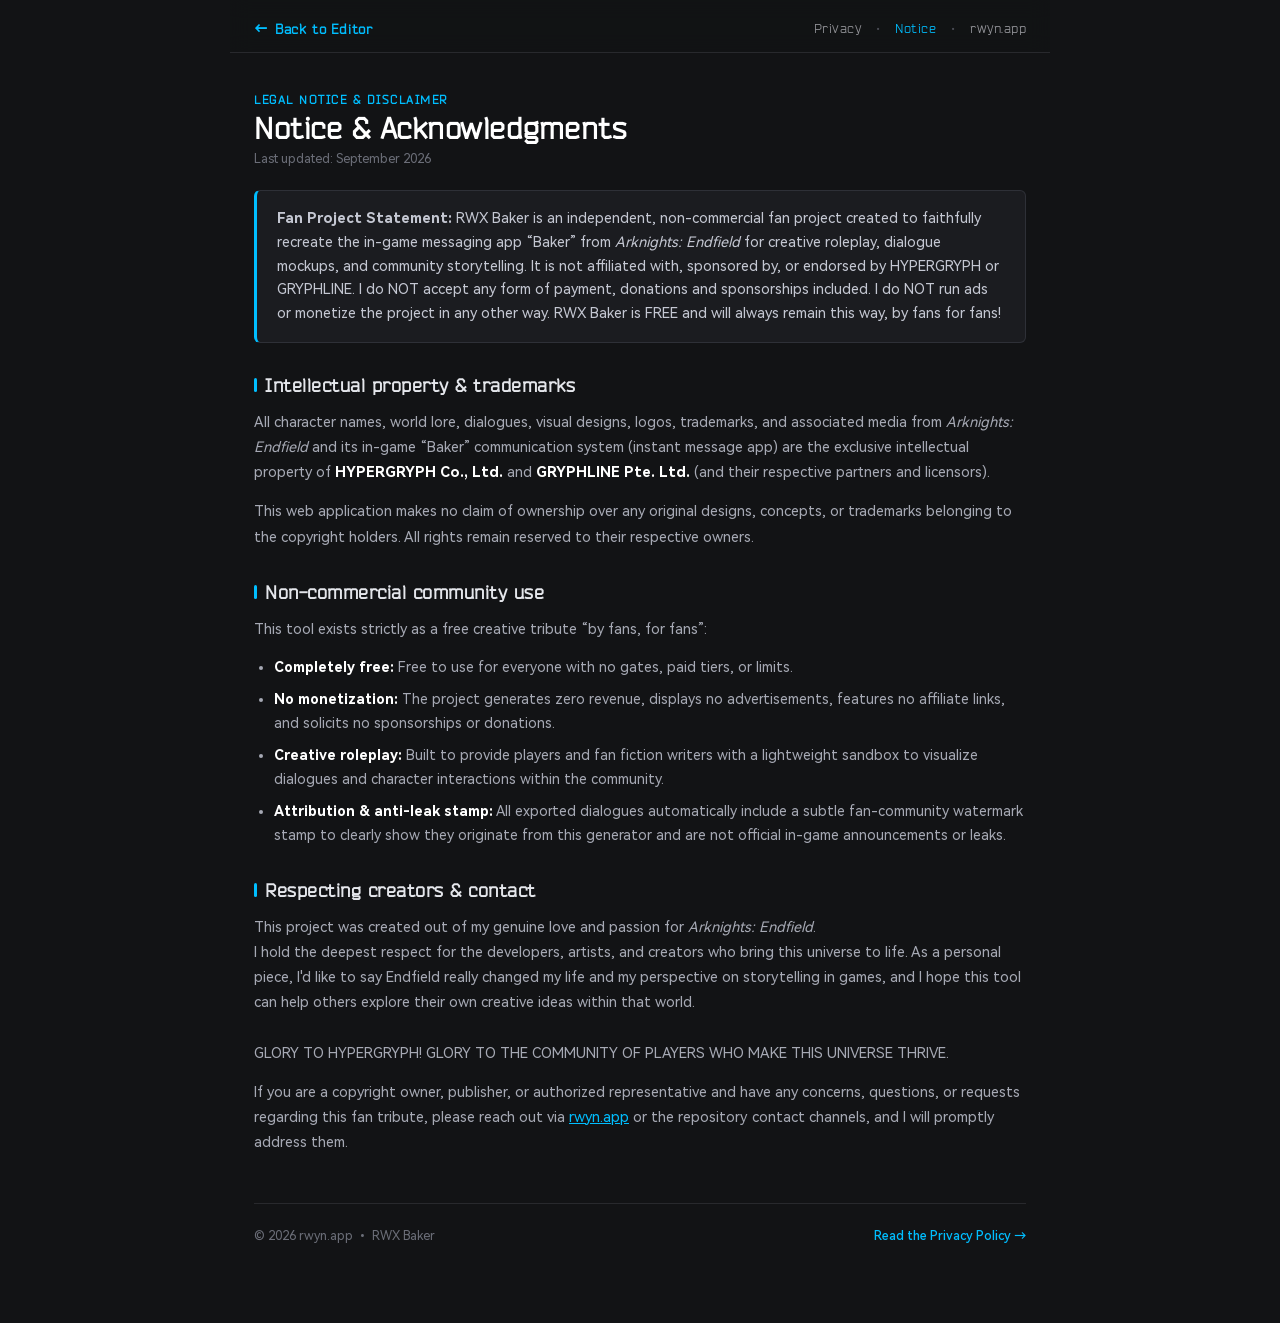
<file: notice.html>
<!DOCTYPE html>
<html lang="en" class="legal-html">
<head>
  <meta charset="UTF-8">
  <meta name="viewport" content="width=device-width, initial-scale=1.0">
  <title>Notice &amp; Disclaimer • RWX Baker</title>
  <meta name="description" content="Notice &amp; disclaimer for RWX Baker: an independent fan project created to recreate the in-game messaging app 'Baker' from Arknights: Endfield.">
  <meta name="theme-color" content="#121317">
  <link rel="canonical" href="https://baker.rwyn.app/notice.html">
  <meta property="og:type" content="website">
  <meta property="og:url" content="https://baker.rwyn.app/notice.html">
  <meta property="og:title" content="Notice &amp; Disclaimer • RWX Baker">
  <meta property="og:description" content="Legal notice, trademark disclaimer, and asset acknowledgments for RWX Baker.">
  <meta property="og:image" content="https://baker.rwyn.app/showcase/og-preview.png">
  <link rel="icon" type="image/png" sizes="192x192" href="favicon.png">
  <link rel="stylesheet" href="rwxbaker-css/style.css">
  <script defer src="https://cloud.umami.is/script.js" data-website-id="c20ff310-8fca-4a27-af54-efa614b5eb21"></script>
</head>
<body class="legal-page">

  <header class="legal-header">
    <a href="index.html" class="legal-back-link">
      <span aria-hidden="true">&#8592;</span> Back to Editor
    </a>
    <nav class="legal-nav" aria-label="Legal navigation">
      <a href="privacy.html" class="legal-nav-link">Privacy</a>
      <span class="legal-nav-dot">&#8226;</span>
      <a href="notice.html" class="legal-nav-link active">Notice</a>
      <span class="legal-nav-dot">&#8226;</span>
      <a href="https://rwyn.app" target="_blank" rel="noopener noreferrer" class="legal-nav-link">rwyn.app</a>
    </nav>
  </header>

  <main class="legal-content-wrap">
    <div class="legal-header-titles">
      <span class="legal-page-badge">LEGAL NOTICE &amp; DISCLAIMER</span>
      <h1 class="legal-title">Notice &amp; Acknowledgments</h1>
      <div class="legal-updated">Last updated: September 2026</div>
    </div>

    <div class="legal-highlight-box">
      <p>
        <strong>Fan Project Statement:</strong> RWX Baker is an independent, non-commercial fan project created to faithfully recreate the in-game messaging app &ldquo;Baker&rdquo; from <em>Arknights: Endfield</em> for creative roleplay, dialogue mockups, and community storytelling. It is not affiliated with, sponsored by, or endorsed by HYPERGRYPH or GRYPHLINE. I do NOT accept any form of payment, donations and sponsorships included. I do NOT run ads or monetize the project in any other way. RWX Baker is FREE and will always remain this way, by fans for fans!
      </p>
    </div>

    <article class="legal-article">
      <h2>Intellectual property &amp; trademarks</h2>
      <p>
        All character names, world lore, dialogues, visual designs, logos, trademarks, and associated media from 
        <em>Arknights: Endfield</em> and its in-game &ldquo;Baker&rdquo; communication system (instant message app) are the exclusive 
        intellectual property of <strong>HYPERGRYPH Co., Ltd.</strong> and <strong>GRYPHLINE Pte. Ltd.</strong> 
        (and their respective partners and licensors).
      </p>
      <p>
        This web application makes no claim of ownership over any original designs, concepts, or trademarks 
        belonging to the copyright holders. All rights remain reserved to their respective owners.
      </p>

      <h2>Non-commercial community use</h2>
      <p>
        This tool exists strictly as a free creative tribute &ldquo;by fans, for fans&rdquo;:
      </p>
      <ul>
        <li><strong>Completely free:</strong> Free to use for everyone with no gates, paid tiers, or limits.</li>
        <li><strong>No monetization:</strong> The project generates zero revenue, displays no advertisements, features no affiliate links, and solicits no sponsorships or donations.</li>
        <li><strong>Creative roleplay:</strong> Built to provide players and fan fiction writers with a lightweight sandbox to visualize dialogues and character interactions within the community.</li>
        <li><strong>Attribution &amp; anti-leak stamp:</strong> All exported dialogues automatically include a subtle fan-community watermark stamp to clearly show they originate from this generator and are not official in-game announcements or leaks.</li>
      </ul>

      <h2>Respecting creators &amp; contact</h2>
      <p>
        This project was created out of my genuine love and passion for <em>Arknights: Endfield</em>. <br> I hold the deepest respect for the developers, artists, and creators who bring this universe to life. As a personal piece, I'd like to say Endfield really changed my life and my perspective on storytelling in games, and I hope this tool can help others explore their own creative ideas within that world.<br><br> GLORY TO HYPERGRYPH! GLORY TO THE COMMUNITY OF PLAYERS WHO MAKE THIS UNIVERSE THRIVE.
      </p>
      <p>
        If you are a copyright owner, publisher, or authorized representative and have any concerns, questions, or requests regarding this fan tribute, please reach out via <a href="https://rwyn.app" target="_blank" rel="noopener noreferrer">rwyn.app</a> or the repository contact channels, and I will promptly address them.
      </p>
    </article>

    <footer class="legal-footer-bar">
      <div>&copy; 2026 rwyn.app &bull; RWX Baker</div>
      <div>
        <a href="privacy.html" class="legal-footer-link">Read the Privacy Policy &rarr;</a>
      </div>
    </footer>
  </main>

</body>
</html>
</file>
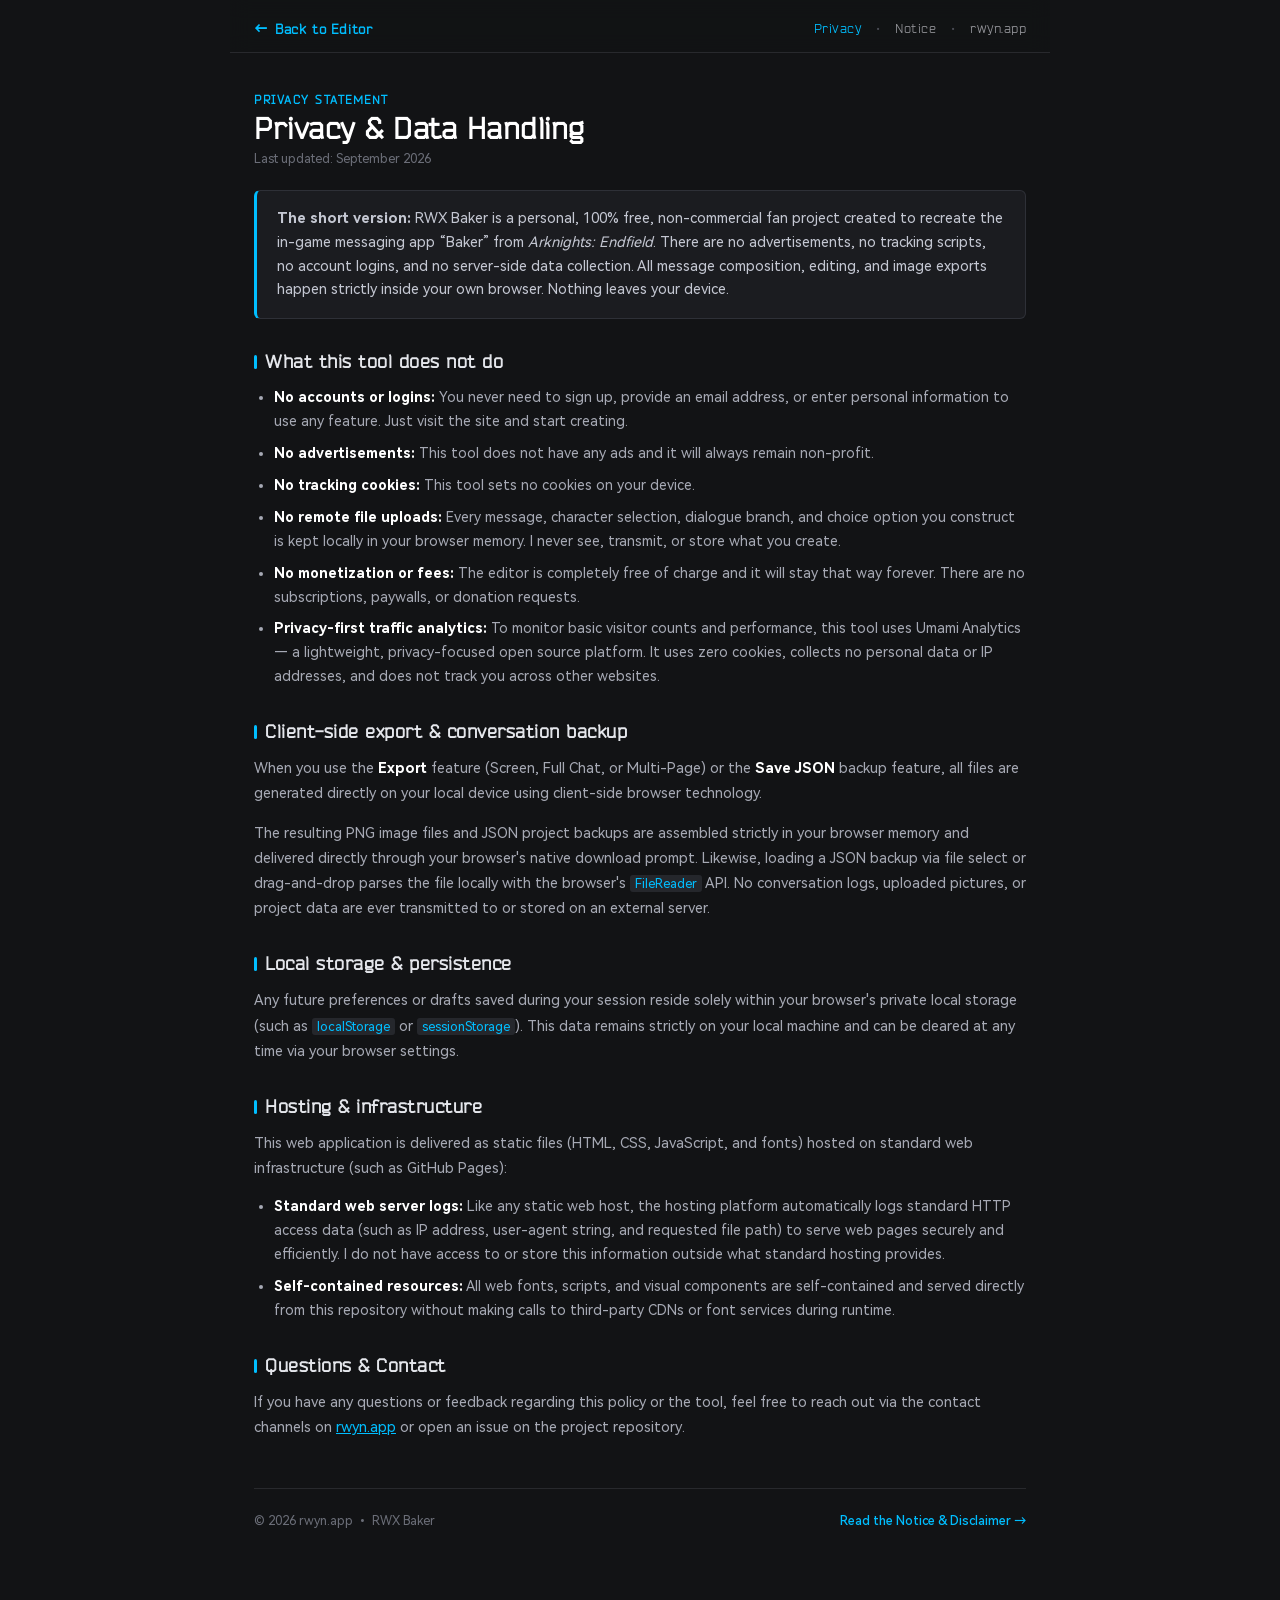
<file: privacy.html>
<!DOCTYPE html>
<html lang="en" class="legal-html">
<head>
  <meta charset="UTF-8">
  <meta name="viewport" content="width=device-width, initial-scale=1.0">
  <title>Privacy • RWX Baker</title>
  <meta name="description" content="Privacy policy for RWX Baker: an in-browser recreation of the 'Baker' messaging app from Arknights: Endfield. 100% client-side with zero tracking.">
  <meta name="theme-color" content="#121317">
  <link rel="canonical" href="https://baker.rwyn.app/privacy.html">
  <meta property="og:type" content="website">
  <meta property="og:url" content="https://baker.rwyn.app/privacy.html">
  <meta property="og:title" content="Privacy • RWX Baker">
  <meta property="og:description" content="Privacy policy for RWX Baker: an in-browser recreation of the 'Baker' messaging app from Arknights: Endfield. 100% client-side with zero tracking.">
  <meta property="og:image" content="https://baker.rwyn.app/showcase/og-preview.png">
  <link rel="icon" type="image/png" sizes="192x192" href="favicon.png">
  <link rel="stylesheet" href="rwxbaker-css/style.css">
  <script defer src="https://cloud.umami.is/script.js" data-website-id="c20ff310-8fca-4a27-af54-efa614b5eb21"></script>
</head>
<body class="legal-page">

  <header class="legal-header">
    <a href="index.html" class="legal-back-link">
      <span aria-hidden="true">&#8592;</span> Back to Editor
    </a>
    <nav class="legal-nav" aria-label="Legal navigation">
      <a href="privacy.html" class="legal-nav-link active">Privacy</a>
      <span class="legal-nav-dot">&#8226;</span>
      <a href="notice.html" class="legal-nav-link">Notice</a>
      <span class="legal-nav-dot">&#8226;</span>
      <a href="https://rwyn.app" target="_blank" rel="noopener noreferrer" class="legal-nav-link">rwyn.app</a>
    </nav>
  </header>

  <main class="legal-content-wrap">
    <div class="legal-header-titles">
      <span class="legal-page-badge">PRIVACY STATEMENT</span>
      <h1 class="legal-title">Privacy &amp; Data Handling</h1>
      <div class="legal-updated">Last updated: September 2026</div>
    </div>

    <div class="legal-highlight-box">
      <p>
        <strong>The short version:</strong> RWX Baker is a personal, 100% free, non-commercial fan project created to recreate the in-game messaging app &ldquo;Baker&rdquo; from <em>Arknights: Endfield</em>. 
        There are no advertisements, no tracking scripts, no account logins, and no server-side data collection. 
        All message composition, editing, and image exports happen strictly inside your own browser. Nothing leaves your device.
      </p>
    </div>

    <article class="legal-article">
      <h2>What this tool does not do</h2>
      <ul>
        <li><strong>No accounts or logins:</strong> You never need to sign up, provide an email address, or enter personal information to use any feature. Just visit the site and start creating.</li>
        <li><strong>No advertisements:</strong> This tool does not have any ads and it will always remain non-profit.</li>
        <li><strong>No tracking cookies:</strong> This tool sets no cookies on your device.</li>
        <li><strong>No remote file uploads:</strong> Every message, character selection, dialogue branch, and choice option you construct is kept locally in your browser memory. I never see, transmit, or store what you create.</li>
        <li><strong>No monetization or fees:</strong> The editor is completely free of charge and it will stay that way forever. There are no subscriptions, paywalls, or donation requests.</li>
        <li><strong>Privacy-first traffic analytics:</strong> To monitor basic visitor counts and performance, this tool uses Umami Analytics — a lightweight, privacy-focused open source platform. It uses zero cookies, collects no personal data or IP addresses, and does not track you across other websites.</li>
      </ul>

      <h2>Client-side export &amp; conversation backup</h2>
      <p>
        When you use the <strong>Export</strong> feature (Screen, Full Chat, or Multi-Page) or the <strong>Save JSON</strong> backup feature, all files are generated directly on your local device using client-side browser technology.
      </p>
      <p>
        The resulting PNG image files and JSON project backups are assembled strictly in your browser memory and delivered directly through your browser's native download prompt. Likewise, loading a JSON backup via file select or drag-and-drop parses the file locally with the browser's <code>FileReader</code> API. No conversation logs, uploaded pictures, or project data are ever transmitted to or stored on an external server.
      </p>

      <h2>Local storage &amp; persistence</h2>
      <p>
        Any future preferences or drafts saved during your session reside solely within your browser's private local storage (such as <code>localStorage</code> or <code>sessionStorage</code>). This data remains strictly on your local machine and can be cleared at any time via your browser settings.
      </p>

      <h2>Hosting &amp; infrastructure</h2>
      <p>
        This web application is delivered as static files (HTML, CSS, JavaScript, and fonts) hosted on standard web infrastructure (such as GitHub Pages):
      </p>
      <ul>
        <li><strong>Standard web server logs:</strong> Like any static web host, the hosting platform automatically logs standard HTTP access data (such as IP address, user-agent string, and requested file path) to serve web pages securely and efficiently. I do not have access to or store this information outside what standard hosting provides.</li>
        <li><strong>Self-contained resources:</strong> All web fonts, scripts, and visual components are self-contained and served directly from this repository without making calls to third-party CDNs or font services during runtime.</li>
      </ul>

      <h2>Questions &amp; Contact</h2>
      <p>
        If you have any questions or feedback regarding this policy or the tool, feel free to reach out via the contact channels on <a href="https://rwyn.app" target="_blank" rel="noopener noreferrer">rwyn.app</a> or open an issue on the project repository.
      </p>
    </article>

    <footer class="legal-footer-bar">
      <div>&copy; 2026 rwyn.app &bull; RWX Baker</div>
      <div>
        <a href="notice.html" class="legal-footer-link">Read the Notice &amp; Disclaimer &rarr;</a>
      </div>
    </footer>
  </main>

</body>
</html>
</file>
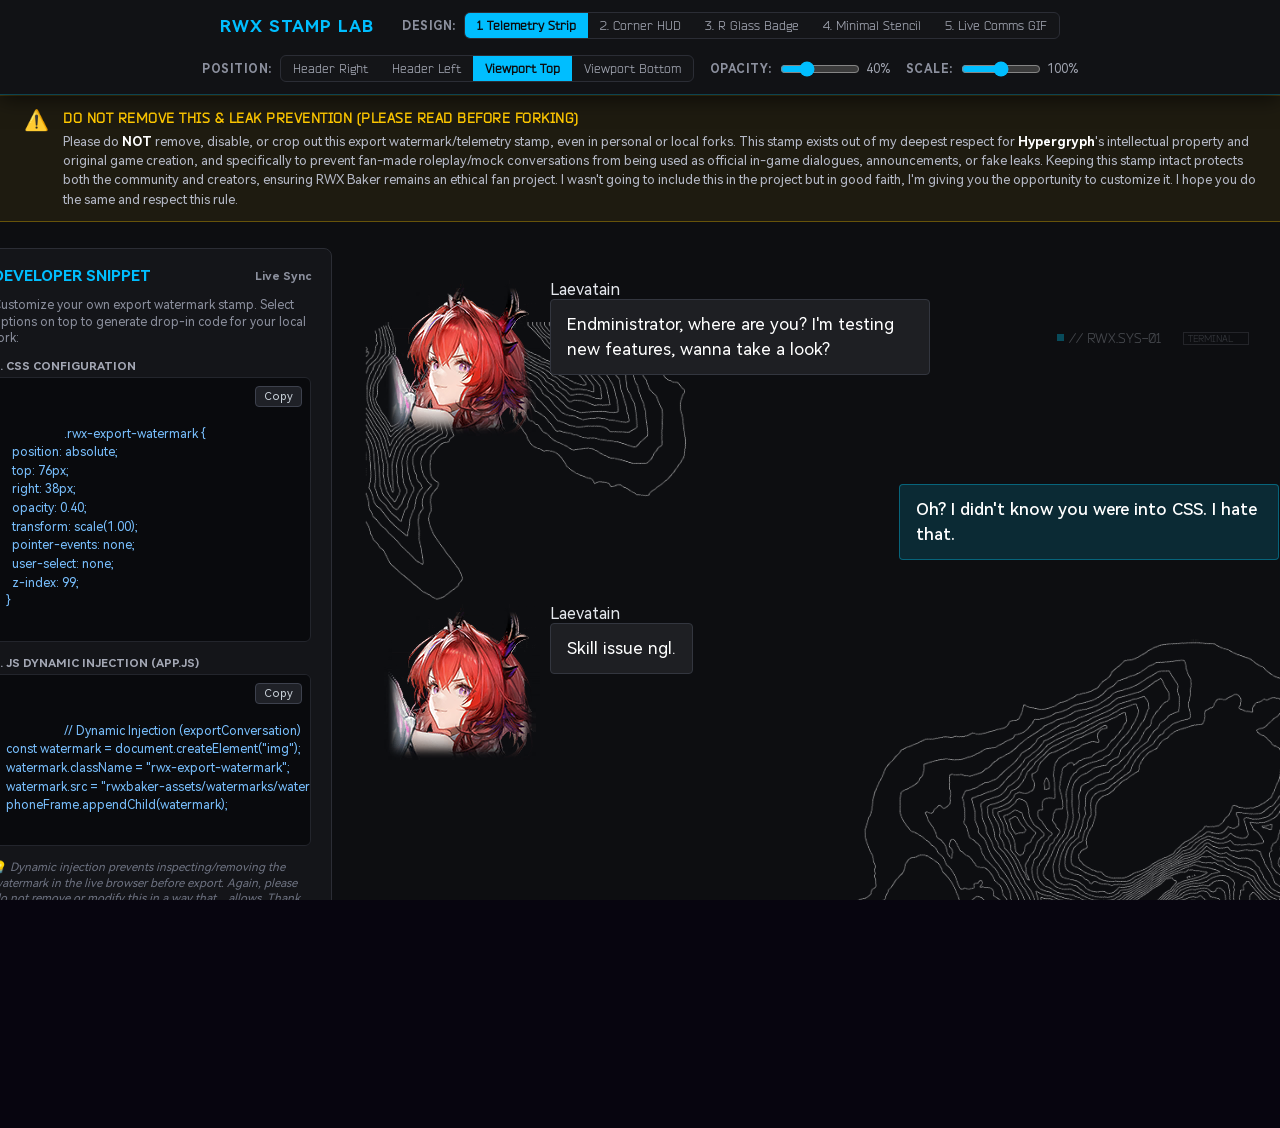
<file: watermark-styles.html>
<!DOCTYPE html>
<html lang="en">
<head>
  <meta charset="UTF-8">
  <meta name="viewport" content="width=device-width, initial-scale=1.0">
  <title>RWX Baker • Export Watermark Styles &amp; Stamp Lab</title>
  <link rel="icon" type="image/png" sizes="192x192" href="favicon.png">
  <link rel="stylesheet" href="rwxbaker-css/style.css">
  <link rel="stylesheet" href="rwxbaker-css/mobile.css">
  <style>
    body {
      background-color: #0d0e11;
      color: #e4e7ed;
      padding: 0;
      margin: 0;
      overflow-x: hidden;
    }

    .test-control-panel {
      position: sticky;
      top: 0;
      left: 0;
      width: 100%;
      background: rgba(18, 19, 23, 0.95);
      backdrop-filter: blur(12px);
      border-bottom: 1px solid rgba(0, 210, 255, 0.25);
      box-shadow: 0 4px 20px rgba(0, 0, 0, 0.6);
      padding: 12px 24px;
      box-sizing: border-box;
      z-index: 1000;
      display: flex;
      flex-wrap: wrap;
      justify-content: center;
      align-items: center;
      gap: 16px;
      font-family: "HarmonyOS Sans", sans-serif;
      font-size: 0.85rem;
    }

    .test-title {
      font-family: "Bender", sans-serif;
      font-size: 1.05rem;
      font-weight: bold;
      color: var(--color-accent-cyan);
      letter-spacing: 1px;
      margin-right: 12px;
      display: flex;
      align-items: center;
      gap: 8px;
    }

    .test-group {
      display: flex;
      align-items: center;
      gap: 8px;
    }

    .test-group label {
      font-size: 0.75rem;
      color: #8c909e;
      text-transform: uppercase;
      letter-spacing: 0.5px;
      font-weight: bold;
    }

    .test-btn-group {
      display: inline-flex;
      background: #141518;
      border: 1px solid #2b2d35;
      border-radius: 6px;
      overflow: hidden;
    }

    .test-btn {
      background: transparent;
      border: none;
      color: #a0a4b0;
      padding: 6px 12px;
      font-size: 0.78rem;
      font-family: "Bender", sans-serif;
      cursor: pointer;
      transition: all 0.15s ease;
    }

    .test-btn.active {
      background: var(--color-accent-cyan);
      color: #0b0c0e;
      font-weight: bold;
    }

    .test-btn:hover:not(.active) {
      background: #202228;
      color: #fff;
    }

    .test-slider-wrap {
      display: flex;
      align-items: center;
      gap: 6px;
      font-size: 0.75rem;
      color: #a0a4b0;
    }

    .test-slider-wrap input[type="range"] {
      width: 80px;
      accent-color: var(--color-accent-cyan);
    }

    .test-policy-banner {
      background: rgba(255, 200, 0, 0.07);
      border-bottom: 1px solid rgba(255, 200, 0, 0.32);
      border-top: 1px solid rgba(255, 200, 0, 0.18);
      padding: 12px 24px;
      display: flex;
      justify-content: center;
    }

    .policy-banner-content {
      max-width: 1337px;
      width: 100%;
      display: flex;
      align-items: flex-start;
      gap: 14px;
      font-family: "HarmonyOS Sans", sans-serif;
    }

    .policy-icon {
      font-size: 1.25rem;
      line-height: 1;
      padding-top: 2px;
      flex-shrink: 0;
    }

    .policy-text {
      font-size: 0.80rem;
      line-height: 1.5;
      color: #dedfe4;
    }

    .policy-text strong.policy-heading {
      color: var(--color-accent-yellow);
      letter-spacing: 0.5px;
      display: block;
      margin-bottom: 3px;
      font-family: "Bender", sans-serif;
      font-size: 0.88rem;
    }

    .policy-text p {
      margin: 0;
      color: #b5b9c7;
    }

    .policy-text p strong {
      display: inline;
      color: #ffffff;
      font-family: inherit;
      font-size: inherit;
    }

    .test-canvas-container {
      display: flex;
      justify-content: center;
      align-items: flex-start;
      gap: 32px;
      padding: 26px 24px 80px;
      min-height: calc(100vh - 120px);
      width: 100%;
      box-sizing: border-box;
    }

    #phone-frame {
      --message-position-x: 0px !important;
      --message-position-y: 0px !important;
      transform: none !important;
      margin: 0 !important;
      flex-shrink: 0;
    }

    .test-sidebar {
      width: 360px;
      flex-shrink: 0;
      background: #141519;
      border: 1px solid #2b2d35;
      border-radius: 8px;
      padding: 18px 20px;
      box-sizing: border-box;
      font-family: "HarmonyOS Sans", sans-serif;
    }

    .test-sidebar-title {
      font-family: "Bender", sans-serif;
      font-size: 0.95rem;
      font-weight: bold;
      color: var(--color-accent-cyan);
      margin-bottom: 12px;
      display: flex;
      align-items: center;
      justify-content: space-between;
    }

    .test-code-box {
      position: relative;
      background: #090a0d;
      border: 1px solid #23252c;
      border-radius: 6px;
      padding: 12px;
      margin-bottom: 14px;
      font-family: 'Consolas', 'Courier New', monospace;
      font-size: 0.76rem;
      color: #79c0ff;
      line-height: 1.45;
      overflow-x: auto;
      white-space: pre;
    }

    .test-copy-btn {
      position: absolute;
      top: 8px;
      right: 8px;
      background: #1f2127;
      border: 1px solid #3d414d;
      color: #c9d1d9;
      border-radius: 4px;
      padding: 3px 8px;
      font-size: 0.70rem;
      cursor: pointer;
      font-family: "HarmonyOS Sans", sans-serif;
      transition: all 0.15s ease;
    }

    .test-copy-btn:hover {
      background: var(--color-accent-cyan);
      color: #0b0c0e;
      border-color: var(--color-accent-cyan);
    }

    .rwx-watermark-overlay {
      position: absolute;
      pointer-events: none;
      user-select: none;
      z-index: 50;
      transition: all 0.2s ease;
    }

    .pos-header-right {
      top: 10px;
      right: 18px;
    }

    .pos-header-left {
      top: 6px;
      left: 65px;
    }

    .pos-viewport-bottom-right {
      bottom: 84px;
      right: 20px;
    }

    .pos-viewport-top-right {
      top: 74px;
      right: 36px;
    }

    .test-notes {
      max-width: 1337px;
      margin: 20px auto 40px;
      background: #141519;
      border: 1px solid #2b2d35;
      border-left: 3px solid var(--color-accent-cyan);
      border-radius: 8px;
      padding: 16px 20px;
      font-size: 0.82rem;
      line-height: 1.5;
      color: #a4a8b5;
      box-sizing: border-box;
    }

    .test-notes strong {
      color: #fff;
    }
  </style>
</head>
<body>

  <div class="test-control-panel">
    <div class="test-title">
      <span>RWX STAMP LAB</span>
    </div>

    <div class="test-group">
      <label>Design:</label>
      <div class="test-btn-group">
        <button class="test-btn active" data-var="v1">1. Telemetry Strip</button>
        <button class="test-btn" data-var="v2">2. Corner HUD</button>
        <button class="test-btn" data-var="v3">3. R Glass Badge</button>
        <button class="test-btn" data-var="v4">4. Minimal Stencil</button>
        <button class="test-btn" data-var="v5">5. Live Comms GIF</button>
      </div>
    </div>

    <div class="test-group">
      <label>Position:</label>
      <div class="test-btn-group">
        <button class="test-btn" data-pos="header-right">Header Right</button>
        <button class="test-btn" data-pos="header-left">Header Left</button>
        <button class="test-btn active" data-pos="viewport-top-right">Viewport Top</button>
        <button class="test-btn" data-pos="viewport-bottom-right">Viewport Bottom</button>
      </div>
    </div>

    <div class="test-group">
      <label>Opacity:</label>
      <div class="test-slider-wrap">
        <input type="range" id="slider-opacity" min="15" max="100" value="40">
        <span id="val-opacity">40%</span>
      </div>
    </div>

    <div class="test-group">
      <label>Scale:</label>
      <div class="test-slider-wrap">
        <input type="range" id="slider-scale" min="70" max="130" value="100">
        <span id="val-scale">100%</span>
      </div>
    </div>
  </div>

  <div class="test-policy-banner">
    <div class="policy-banner-content">
      <div class="policy-icon">⚠️</div>
      <div class="policy-text">
        <strong class="policy-heading">DO NOT REMOVE THIS &amp; LEAK PREVENTION (PLEASE READ BEFORE FORKING)</strong>
        <p>
          Please do <strong>NOT</strong> remove, disable, or crop out this export watermark/telemetry stamp, even in personal or local forks. This stamp exists out of my deepest respect for <strong>Hypergryph</strong>'s intellectual property and original game creation, and specifically to prevent fan-made roleplay/mock conversations from being used as official in-game dialogues, announcements, or fake leaks. Keeping this stamp intact protects both the community and creators, ensuring RWX Baker remains an ethical fan project. I wasn't going to include this in the project but in good faith, I'm giving you the opportunity to customize it. I hope you do the same and respect this rule.
        </p>
      </div>
    </div>
  </div>

  <div class="test-canvas-container">

    <aside class="test-sidebar">
      <div class="test-sidebar-title">
        <span>DEVELOPER SNIPPET</span>
        <span style="font-size: 0.72rem; color: #8c909e; font-family: 'HarmonyOS Sans', sans-serif;">Live Sync</span>
      </div>
      <p style="font-size: 0.75rem; color: #8c909e; margin: 0 0 12px; line-height: 1.4;">
        Customize your own export watermark stamp. Select options on top to generate drop-in code for your local fork:
      </p>

      <div style="font-size: 0.72rem; font-weight: bold; color: #a4a8b5; margin-bottom: 4px; text-transform: uppercase;">
        1. CSS Configuration
      </div>
      <div class="test-code-box">
        <button class="test-copy-btn" id="btn-copy-css">Copy</button>
        <code id="code-css"></code>
      </div>

      <div style="font-size: 0.72rem; font-weight: bold; color: #a4a8b5; margin-bottom: 4px; text-transform: uppercase;">
        2. JS Dynamic Injection (app.js)
      </div>
      <div class="test-code-box">
        <button class="test-copy-btn" id="btn-copy-js">Copy</button>
        <code id="code-js"></code>
      </div>

      <div style="font-size: 0.72rem; color: #6e7382; line-height: 1.35; margin-top: 10px;">
        💡 <em>Dynamic injection prevents inspecting/removing the watermark in the live browser before export. Again, please do not remove or modify this in a way that... allows. Thank you all.</em>
      </div>
    </aside>

    <main id="phone-frame" style="position: relative; margin: 0;">

      <img id="active-watermark" 
           src="rwxbaker-assets/watermarks/watermark-v1-telemetry.png" 
           alt="Watermark Stamp" 
           class="rwx-watermark-overlay pos-viewport-top-right" 
           style="opacity: 0.4; transform: scale(1);">

      <header id="chat-header">
        <img src="rwxbaker-assets/deco/session_title_left_bar.png" alt="" class="header-blue-lines" aria-hidden="true">
        <img src="rwxbaker-assets/deco/deco_sns_tweet_decorate_04.png" alt="" class="header-baker-deco" aria-hidden="true">
        <div class="header-content">
          <div class="header-left">
            <span class="character-name" id="chat-header-name">Laevatain</span>
          </div>
          <div class="header-right">
            <img src="rwxbaker-assets/deco/session_title_right_bar.png" alt="Header Banner" class="header-banner">
          </div>
        </div>
        <div class="header-accent-line">
          <div class="accent-color-strip"></div>
        </div>
      </header>

      <div id="chat-bg-decorations" class="chat-bg-decorations" aria-hidden="true">
        <img src="rwxbaker-assets/deco/deco_sns_tweet_decorate_31.png" alt="" class="chat-bg-deco chat-bg-deco-tl">
        <img src="rwxbaker-assets/deco/deco_sns_tweet_decorate_32.png" alt="" class="chat-bg-deco chat-bg-deco-br">
      </div>

      <div id="chat-viewport" style="min-height: 480px; padding: 20px 16px;">
        <div id="message-list">
          
          <div class="message-row incoming" style="margin-bottom: 24px;">
            <div class="avatar-col">
              <img src="rwxbaker-assets/avatars/operator/icon_round_chr_0016_laevat.png" class="chat-avatar" alt="Laevatain">
            </div>
            <div class="content-col">
              <div class="sender-name">Laevatain</div>
              <div class="message-bubble has-tail" style="background: #1e1f23; border: 1px solid #33363f; color: #fff; padding: 12px 16px; border-radius: 4px; max-width: 380px;">
                Endministrator, where are you? I'm testing new features, wanna take a look?
              </div>
            </div>
          </div>

          <div class="message-row outgoing" style="margin-bottom: 24px; display: flex; justify-content: flex-end;">
            <div class="content-col" style="display: flex; flex-direction: column; align-items: flex-end;">
              <div class="message-bubble has-tail" style="background: rgba(0, 210, 255, 0.15); border: 1px solid rgba(0, 210, 255, 0.35); color: #fff; padding: 12px 16px; border-radius: 4px; max-width: 380px;">
                Oh? I didn't know you were into CSS. I hate that.
              </div>
            </div>
          </div>

          <div class="message-row incoming" style="margin-bottom: 24px;">
            <div class="avatar-col">
              <img src="rwxbaker-assets/avatars/operator/icon_round_chr_0016_laevat.png" class="chat-avatar" alt="Laevatain">
            </div>
            <div class="content-col">
              <div class="sender-name">Laevatain</div>
              <div class="message-bubble has-tail" style="background: #1e1f23; border: 1px solid #33363f; color: #fff; padding: 12px 16px; border-radius: 4px; max-width: 380px;">
                Skill issue ngl.
              </div>
            </div>
          </div>

        </div>
      </div>

      <footer id="input-footer">
        <div class="input-bar">
          <button type="button" class="input-btn" title="Stickers">
            <img src="rwxbaker-assets/icons/icon_chat_emoticon.png" alt="Stickers">
          </button>
          <div class="input-wrapper">
            <div class="editable-message-input bottom-input" style="color: #6a6f7d;">Type a message...</div>
          </div>
          <button type="button" class="input-btn" title="Emoji Picker">
            <img src="rwxbaker-assets/emoji/sns_emoji_011.png" alt="Emoji Picker">
          </button>
          <button type="button" class="send-btn" title="Send">
            <img src="rwxbaker-assets/icons/icon_chat_message.png" alt="Send">
          </button>
        </div>
      </footer>

    </main>
  </div>

  <script>
    const watermarkImg = document.getElementById('active-watermark');
    const opacitySlider = document.getElementById('slider-opacity');
    const valOpacity = document.getElementById('val-opacity');
    const scaleSlider = document.getElementById('slider-scale');
    const valScale = document.getElementById('val-scale');
    const codeCss = document.getElementById('code-css');
    const codeJs = document.getElementById('code-js');
    const btnCopyCss = document.getElementById('btn-copy-css');
    const btnCopyJs = document.getElementById('btn-copy-js');

    let currentVar = 'v1';
    let currentPos = 'viewport-top-right';
    let currentOpacity = 0.40;
    let currentScale = 1.0;

    const variations = {
      v1: 'rwxbaker-assets/watermarks/watermark-v1-telemetry.png',
      v2: 'rwxbaker-assets/watermarks/watermark-v2-corner-hud.png',
      v3: 'rwxbaker-assets/watermarks/watermark-v3-badge.png',
      v4: 'rwxbaker-assets/watermarks/watermark-v4-minimal.png',
      v5: 'rwxbaker-assets/watermarks/freq-panel.gif'
    };

    const positionCoords = {
      'header-right': { top: '10px', right: '18px' },
      'header-left': { top: '6px', left: '65px' },
      'viewport-top-right': { top: '76px', right: '38px' },
      'viewport-bottom-right': { bottom: '84px', right: '20px' }
    };

    function updateCodeSnippets() {
      const coords = positionCoords[currentPos] || { top: '76px', right: '38px' };
      const coordLines = Object.entries(coords).map(([k, v]) => `  ${k}: ${v};`).join('\n');
      
      const cssString = 
`.rwx-export-watermark {
  position: absolute;
${coordLines}
  opacity: ${currentOpacity.toFixed(2)};
  transform: scale(${currentScale.toFixed(2)});
  pointer-events: none;
  user-select: none;
  z-index: 99;
}`;
      codeCss.textContent = cssString;

      const jsString = 
`// Dynamic Injection (exportConversation)
const watermark = document.createElement("img");
watermark.className = "rwx-export-watermark";
watermark.src = "${variations[currentVar]}";
phoneFrame.appendChild(watermark);`;
      codeJs.textContent = jsString;
    }

    document.querySelectorAll('[data-pos]').forEach(b => {
      b.classList.toggle('active', b.getAttribute('data-pos') === currentPos);
    });

    document.querySelectorAll('[data-var]').forEach(btn => {
      btn.addEventListener('click', () => {
        document.querySelectorAll('[data-var]').forEach(b => b.classList.remove('active'));
        btn.classList.add('active');
        currentVar = btn.getAttribute('data-var');
        watermarkImg.src = variations[currentVar];
        updateCodeSnippets();
      });
    });

    document.querySelectorAll('[data-pos]').forEach(btn => {
      btn.addEventListener('click', () => {
        document.querySelectorAll('[data-pos]').forEach(b => b.classList.remove('active'));
        btn.classList.add('active');
        currentPos = btn.getAttribute('data-pos');
        watermarkImg.className = `rwx-watermark-overlay pos-${currentPos}`;
        updateCodeSnippets();
      });
    });

    opacitySlider.addEventListener('input', (e) => {
      const val = parseInt(e.target.value, 10);
      currentOpacity = val / 100;
      valOpacity.textContent = val + '%';
      watermarkImg.style.opacity = currentOpacity;
      updateCodeSnippets();
    });

    scaleSlider.addEventListener('input', (e) => {
      const val = parseInt(e.target.value, 10);
      currentScale = val / 100;
      valScale.textContent = val + '%';
      watermarkImg.style.transform = `scale(${currentScale})`;
      updateCodeSnippets();
    });

    function setupCopy(btn, codeEl) {
      btn.addEventListener('click', () => {
        navigator.clipboard.writeText(codeEl.textContent).then(() => {
          const orig = btn.textContent;
          btn.textContent = 'Copied!';
          setTimeout(() => { btn.textContent = orig; }, 1500);
        });
      });
    }
    setupCopy(btnCopyCss, codeCss);
    setupCopy(btnCopyJs, codeJs);

    updateCodeSnippets();
  </script>
</body>
</html>
</file>
<file: rwxbaker-css/style.css>
@font-face {
  font-family: "HarmonyOS Sans";
  src: url("../rwxbaker-assets/fonts/HarmonyOS_Sans_Regular.ttf") format("truetype");
  font-weight: normal;
  font-style: normal;
}

@font-face {
  font-family: "HarmonyOS Sans";
  src: url("../rwxbaker-assets/fonts/HarmonyOS_Sans_Medium.ttf") format("truetype");
  font-weight: 500;
  font-style: normal;
}

@font-face {
  font-family: "HarmonyOS Sans";
  src: url("../rwxbaker-assets/fonts/HarmonyOS_Sans_Bold.ttf") format("truetype");
  font-weight: bold;
  font-style: normal;
}

@font-face {
  font-family: "Bender";
  src: url("../rwxbaker-assets/fonts/bender.otf") format("opentype");
  font-weight: normal;
  font-style: normal;
}

*,
*::before,
*::after {
  box-sizing: border-box;
  margin: 0;
  padding: 0;
  font-family: "HarmonyOS Sans", -apple-system, BlinkMacSystemFont, "Segoe UI", Roboto, sans-serif;
  -webkit-font-smoothing: antialiased;
}

:root {
  --bg-app-backdrop: #121315;
  --bg-panel: #1a1b1e;
  --bg-panel-card: #232428;
  --bg-chat-viewport: #212226;
  --bg-header: #28292d;
  --bg-footer: #28292d;
  --bg-input: #eeecec;

  --color-text-white: #ffffff;
  --color-text-dark: #121212;
  --color-text-subtle: #929398;
  --color-accent-cyan: #00beff;
  --color-accent-yellow: #ffc800;

  --bubble-incoming-src: url("../rwxbaker-assets/deco/bg_message_left.png");
  --bubble-outgoing-src: url("../rwxbaker-assets/deco/bg_message_right.png");
}

html, body {
  width: 100%;
  height: 100%;
  overflow: hidden;
  background-color: #07050f;
  color: var(--color-text-white);
}

/* Background video ambience (rwyn.app style) */
video.bg-video {
  position: fixed;
  inset: 0;
  width: 100vw;
  height: 100vh;
  object-fit: cover;
  z-index: 0;
  pointer-events: none;
}

.bg-tint {
  position: fixed;
  inset: 0;
  width: 100vw;
  height: 100vh;
  z-index: 0;
  background: linear-gradient(180deg, rgba(5, 3, 15, 0.65) 0%, rgba(5, 3, 15, 0.35) 35%, rgba(5, 3, 15, 0.8) 100%);
  pointer-events: none;
}

canvas#field {
  position: fixed;
  inset: 0;
  width: 100vw;
  height: 100vh;
  z-index: 0;
  mix-blend-mode: screen;
  opacity: 0.8;
  pointer-events: none;
}

/* app container layout */
#app-container {
  width: 100vw;
  height: 100vh;
  display: flex;
  flex-direction: row;
  padding: 12px 12px 30px 12px;
  gap: 16px;
  overflow: hidden;
  position: relative;
  z-index: 1;
}

.view-controls {
  padding: 8px 14px;
  background-color: #202125;
  border-bottom: 1px solid #2e2f34;
  display: flex;
  align-items: center;
  justify-content: flex-start;
  gap: 12px;
}

.view-control-group {
  display: flex;
  align-items: center;
  gap: 8px;
  width: auto;
}

.control-group-title {
  font-size: 0.72rem;
  font-weight: 700;
  letter-spacing: 0.6px;
  color: var(--color-text-subtle);
  text-transform: uppercase;
  white-space: nowrap;
}

.control-divider {
  width: 1px;
  height: 20px;
  background-color: #2e2f34;
  flex-shrink: 0;
}

.view-mode-controls,
.deco-mode-controls {
  display: inline-flex;
  align-items: center;
  gap: 3px;
  background-color: #17181a;
  border-radius: 4px;
  padding: 2px;
}

.view-mode-btn,
.deco-toggle-btn {
  border: none;
  border-radius: 3px;
  padding: 4px 8px;
  background: transparent;
  color: var(--color-text-subtle);
  cursor: pointer;
  font-size: 0.76rem;
  font-weight: 500;
  text-align: center;
  display: inline-flex;
  align-items: center;
  justify-content: center;
  gap: 5px;
  transition: all 0.15s ease;
  min-height: 24px;
  line-height: 1;
}

.deco-toggle-btn {
  min-width: 32px;
}

.view-mode-btn .view-icon {
  width: 14px;
  height: 14px;
  display: inline-block;
  vertical-align: middle;
  flex-shrink: 0;
  stroke: currentColor;
}

.view-btn-label {
  display: var(--view-btn-label-display, inline);
  font-size: 0.74rem;
}

.view-mode-btn:hover,
.deco-toggle-btn:hover {
  color: var(--color-text-white);
  background-color: rgba(255, 255, 255, 0.05);
}

.view-mode-btn.active,
.deco-toggle-btn.active {
  background-color: var(--color-accent-cyan);
  color: #000;
  font-weight: bold;
}

.view-mode-btn.active .view-icon,
.view-mode-btn.active .view-btn-label {
  color: #000;
  stroke: #000;
}

/* backup controls (save / load json) */
.backup-section {
  padding: 8px 16px;
  background-color: #202125;
  border-bottom: 1px solid #2e2f34;
}

.backup-row {
  display: flex;
  align-items: center;
  gap: 12px;
  width: 100%;
}

.backup-section .control-group-title {
  font-size: 0.72rem;
  font-weight: 700;
  letter-spacing: 0.6px;
  color: var(--color-text-subtle);
  text-transform: uppercase;
  white-space: nowrap;
}

.backup-controls {
  display: flex;
  align-items: center;
  gap: 8px;
  flex: 1;
}

.backup-btn {
  flex: 1;
  display: inline-flex;
  align-items: center;
  justify-content: center;
  gap: 6px;
  padding: 4px 10px;
  background-color: #17181a;
  border: 1px solid #3a3b40;
  border-radius: 4px;
  color: var(--color-text-subtle);
  font-family: inherit;
  font-size: 0.76rem;
  font-weight: 500;
  cursor: pointer;
  transition: all 0.15s ease;
  min-height: 26px;
  line-height: 1;
}

.backup-btn:hover {
  background-color: #25272c;
  border-color: var(--color-accent-cyan);
  color: var(--color-text-white);
  box-shadow: 0 0 8px rgba(0, 220, 255, 0.2);
}

.backup-btn-icon {
  width: 16px;
  height: 16px;
  object-fit: contain;
  flex-shrink: 0;
  transition: transform 0.2s ease, filter 0.2s ease;
}

.backup-btn:hover .backup-btn-icon {
  filter: drop-shadow(0 0 5px var(--color-accent-cyan));
  transform: scale(1.1);
}

#phone-frame.drag-over-json {
  outline: 2px dashed var(--color-accent-cyan) !important;
  outline-offset: -4px !important;
}

.json-drop-overlay {
  position: fixed;
  top: 0;
  left: 0;
  width: 100vw;
  height: 100vh;
  background: rgba(0, 0, 0, 0.75);
  backdrop-filter: blur(6px);
  -webkit-backdrop-filter: blur(6px);
  z-index: 2500;
  display: flex;
  align-items: center;
  justify-content: center;
  padding: 20px;
  pointer-events: none;
  animation: dropOverlayFadeIn 0.2s ease-out;
}

.json-drop-overlay.hidden {
  display: none;
}

@keyframes dropOverlayFadeIn {
  from {
    opacity: 0;
  }
  to {
    opacity: 1;
  }
}

.json-drop-card {
  display: flex;
  flex-direction: column;
  align-items: center;
  text-align: center;
  padding: 36px 42px;
  background: rgba(26, 28, 33, 0.96);
  border: 1.5px dashed var(--color-accent-cyan);
  border-radius: 8px;
  box-shadow: 0 16px 40px rgba(0, 0, 0, 0.7), 0 0 25px rgba(0, 220, 255, 0.35);
  max-width: 460px;
  width: 90%;
  position: relative;
  overflow: hidden;
  animation: dropCardPopIn 0.2s ease-out;
}

@keyframes dropCardPopIn {
  from {
    transform: scale(0.92) translateY(12px);
    opacity: 0;
  }
  to {
    transform: scale(1) translateY(0);
    opacity: 1;
  }
}

.json-drop-deco-bar {
  position: absolute;
  top: 0;
  left: 0;
  right: 0;
  height: 3px;
  background: linear-gradient(90deg, transparent, var(--color-accent-cyan), transparent);
}

.json-drop-icon-img {
  width: 64px;
  height: 64px;
  object-fit: contain;
  margin-bottom: 16px;
  filter: drop-shadow(0 0 16px rgba(0, 220, 255, 0.7));
  animation: dropIconBounce 1.5s infinite ease-in-out;
}

@keyframes dropIconBounce {
  0%, 100% {
    transform: translateY(0);
  }
  50% {
    transform: translateY(-6px);
  }
}

.json-drop-title {
  color: var(--color-text-white);
  font-family: "Bender", "HarmonyOS Sans", sans-serif;
  font-size: 1.2rem;
  font-weight: bold;
  letter-spacing: 1.4px;
  margin-bottom: 6px;
  text-shadow: 0 0 10px rgba(0, 220, 255, 0.35);
}

.json-drop-subtitle {
  color: var(--color-text-subtle);
  font-size: 0.88rem;
  margin-bottom: 16px;
  line-height: 1.4;
}

.json-drop-badge {
  display: inline-block;
  font-family: "Bender", monospace;
  font-size: 0.72rem;
  font-weight: bold;
  color: var(--color-accent-cyan);
  background: rgba(0, 220, 255, 0.08);
  border: 1px solid rgba(0, 220, 255, 0.3);
  border-radius: 12px;
  padding: 3px 12px;
  letter-spacing: 1px;
}

/* export tab controls */
.export-section {
  padding: 12px 16px;
  background-color: #202125;
  border-bottom: 1px solid #2e2f34;
}

.export-section-heading {
  display: flex;
  align-items: center;
  justify-content: space-between;
  margin-bottom: 8px;
}

.export-section .section-title {
  border-left: none;
  padding-left: 0;
}

.export-controls {
  display: flex;
  flex-direction: column;
  gap: 8px;
}

.export-mode-group {
  display: flex;
  gap: 4px;
  background-color: #17181a;
  border-radius: 4px;
  padding: 2px;
}

.export-mode-btn {
  flex: 1;
  border: none;
  border-radius: 3px;
  padding: 6px 4px;
  background: transparent;
  color: var(--color-text-subtle);
  cursor: pointer;
  font-size: 0.76rem;
  font-family: inherit;
  font-weight: 500;
  text-align: center;
  transition: all 0.15s ease;
}

.export-mode-btn:hover {
  color: var(--color-text-white);
  background-color: #25272c;
}

.export-mode-btn.active {
  background-color: var(--color-accent-cyan);
  color: #000;
  font-weight: bold;
}

.export-png-btn {
  --export-glow-speed: 4s;
  --export-glow-direction: reverse;
  --export-glow-intensity: 0.95;
  --export-spark-color: #ffe894;
  --export-core-color: #ffffff;
  --export-beam-color: var(--color-accent-cyan);
  --export-tail-color: rgba(0, 190, 255, 0.18);
  --export-gap-angle: 20deg;
  --export-border-width: 1.5px;
  --export-hover-glow: 14px;

  position: relative;
  overflow: hidden;
  display: flex;
  align-items: center;
  justify-content: center;
  width: 100%;
  padding: 8px 12px;
  border-radius: 4px;
  border: 1px solid rgba(0, 190, 255, 0.25);
  background: transparent;
  color: var(--color-text-white);
  font-family: "Bender", "HarmonyOS Sans", sans-serif;
  font-weight: bold;
  font-size: 0.85rem;
  letter-spacing: 0.8px;
  cursor: pointer;
  transition: all 0.2s ease;
}

/* dual tail-chase light beam glow around export button */
.export-png-btn .export-btn-glow {
  position: absolute;
  top: calc(50% - 300px);
  left: calc(50% - 300px);
  width: 600px;
  height: 600px;
  opacity: var(--export-glow-intensity);
  background: conic-gradient(
    transparent 0deg,
    transparent var(--export-gap-angle),
    var(--export-tail-color) calc(var(--export-gap-angle) + 35deg),
    rgba(0, 220, 255, 0.75) 120deg,
    var(--export-beam-color) 160deg,
    var(--export-core-color) 174deg,
    var(--export-spark-color) 179deg,
    transparent 180deg,
    transparent calc(180deg + var(--export-gap-angle)),
    var(--export-tail-color) calc(180deg + var(--export-gap-angle) + 35deg),
    rgba(0, 220, 255, 0.75) 300deg,
    var(--export-beam-color) 340deg,
    var(--export-core-color) 354deg,
    var(--export-spark-color) 359deg,
    transparent 360deg
  );
  animation: borderRotate var(--export-glow-speed) linear infinite;
  animation-direction: var(--export-glow-direction);
  z-index: 0;
  pointer-events: none;
}

.export-png-btn::after {
  content: "";
  position: absolute;
  inset: var(--export-border-width);
  background: #191b1f;
  border-radius: 2.5px;
  z-index: 1;
  pointer-events: none;
  transition: background 0.2s ease;
}

.export-png-btn:hover:not(:disabled)::after {
  background: #23262d;
}

.export-png-btn:hover:not(:disabled) {
  box-shadow: 0 0 var(--export-hover-glow) rgba(0, 220, 255, 0.45);
  transform: translateY(-1px);
}

.export-png-btn:active:not(:disabled) {
  transform: translateY(0);
}

.export-png-btn:disabled {
  opacity: 0.55;
  cursor: not-allowed;
  border-color: #4a4b50;
  color: var(--color-text-subtle);
}

.export-png-btn:disabled .export-btn-glow {
  animation-play-state: paused;
  opacity: 0.3;
}

.export-btn-content {
  position: relative;
  z-index: 2;
  display: flex;
  align-items: center;
  justify-content: center;
  gap: 8px;
}

.export-btn-icon {
  width: 18px;
  height: 18px;
  object-fit: contain;
  flex-shrink: 0;
  transition: transform 0.2s ease, filter 0.2s ease;
}

.export-png-btn:hover:not(:disabled) .export-btn-icon {
  filter: drop-shadow(0 0 6px rgba(255, 80, 160, 0.6));
  transform: scale(1.08);
}

/* export mode cleanups (hide scrollbars during capture) */
#phone-frame.is-exporting,
#phone-frame.is-exporting #terminal-main-pane,
#terminal-main-pane.is-exporting {
  box-shadow: none !important;
  background: transparent !important;
}

#phone-frame.is-exporting #chat-viewport,
#terminal-main-pane.is-exporting #chat-viewport {
  scrollbar-width: none !important;
  -webkit-mask-image: none !important;
  mask-image: none !important;
}

#phone-frame.is-exporting #chat-viewport::-webkit-scrollbar,
#terminal-main-pane.is-exporting #chat-viewport::-webkit-scrollbar {
  display: none !important;
}

#phone-frame.is-exporting .selected .message-bubble,
#phone-frame.is-exporting .selected .message-image-card,
#phone-frame.is-exporting .selected .message-sticker-card,
#phone-frame.is-exporting .message-item.selected .message-bubble,
#terminal-main-pane.is-exporting .selected .message-bubble,
#terminal-main-pane.is-exporting .selected .message-image-card,
#terminal-main-pane.is-exporting .selected .message-sticker-card,
#terminal-main-pane.is-exporting .message-item.selected .message-bubble {
  outline: none !important;
  filter: none !important;
  box-shadow: none !important;
}

#phone-frame.is-exporting #terminal-window-body,
#terminal-main-pane.is-exporting #terminal-window-body {
  background:
    radial-gradient(ellipse 90% 70% at 20% 25%, rgba(20, 45, 75, 0.22) 0%, transparent 70%),
    radial-gradient(ellipse 80% 60% at 85% 75%, rgba(50, 25, 65, 0.20) 0%, transparent 65%),
    linear-gradient(180deg, rgba(16, 17, 20, 0.94) 0%, rgba(12, 13, 16, 0.98) 100%) !important;
  backdrop-filter: none !important;
  -webkit-backdrop-filter: none !important;
  box-shadow: none !important;
}

.editor-toggle-btn {
  display: none;
  position: absolute;
  top: 18px;
  left: 18px;
  z-index: 200;
  background: var(--bg-panel-card);
  color: var(--color-text-white);
  border: 1px solid #4a4b50;
  border-radius: 20px;
  padding: 8px 16px;
  font-size: 0.9rem;
  font-weight: 500;
  cursor: pointer;
  box-shadow: 0 4px 12px rgba(0, 0, 0, 0.4);
}

/* left editor panel */
.editor-panel {
  --editor-panel-position-x: 160px;
  --editor-panel-position-y: 0px;
  --editor-panel-width: 480px;
  --view-btn-label-display: inline;
  --view-group-justify: center;
  width: var(--editor-panel-width);
  zoom: 0.85;
  flex-shrink: 0;
  background-color: var(--bg-panel);
  border: 1px solid #333438;
  border-radius: 8px;
  display: flex;
  flex-direction: column;
  overflow: hidden;
  box-shadow: 0 8px 24px rgba(0, 0, 0, 0.4);
  transform: translate(var(--editor-panel-position-x), var(--editor-panel-position-y));
}


.panel-header-actions {
  display: flex;
  align-items: center;
  gap: 8px;
  flex-shrink: 0;
}

.panel-header {
  padding: 14px 18px;
  background-color: #202125;
  border-bottom: 1px solid #2e2f34;
  display: flex;
  justify-content: space-between;
  align-items: center;
  gap: 12px;
}

.panel-brand {
  --panel-logo-height: 32px;
  --panel-logo-gap: 4px;
  --panel-logo-shift-y: 0px;
  display: flex;
  align-items: center;
  gap: var(--panel-logo-gap);
  min-width: 0;
}

.panel-brand-logo-link {
  display: inline-flex;
  align-items: center;
  flex-shrink: 0;
  text-decoration: none;
  cursor: pointer;
  transition: opacity 0.15s ease, transform 0.15s ease;
}

.panel-brand-logo-link:hover {
  opacity: 0.85;
  transform: scale(1.04);
}

.panel-brand-logo {
  height: var(--panel-logo-height);
  width: auto;
  object-fit: contain;
  flex-shrink: 0;
  user-select: none;
  transform: translateY(var(--panel-logo-shift-y));
}

.panel-header-titles {
  display: flex;
  flex-direction: column;
  min-width: 0;
}

.panel-header h1,
.panel-header h2 {
  font-family: "Bender", "HarmonyOS Sans", sans-serif;
  font-size: 1.1rem;
  letter-spacing: 1px;
  color: var(--color-accent-cyan);
  white-space: nowrap;
}

.panel-subtitle {
  font-size: 0.73rem;
  color: var(--color-text-subtle);
  text-transform: uppercase;
  white-space: nowrap;
}

.help-btn {
  --hints-glow-speed: 3.2s;
  --hints-glow-direction: normal;
  --hints-glow-intensity: 0.85;
  --hints-glow-spread: 70deg;
  --hints-glow-color: var(--color-accent-cyan);
  --hints-border-width: 1.5px;
  --hints-hover-glow: 14px;

  position: relative;
  overflow: hidden;
  display: inline-flex;
  align-items: center;
  justify-content: center;
  padding: 5px 12px;
  border-radius: 4px;
  border: 1px solid rgba(0, 190, 255, 0.25);
  background: transparent;
  color: var(--color-accent-cyan);
  font-family: "Bender", "HarmonyOS Sans", sans-serif;
  font-size: 0.78rem;
  font-weight: bold;
  letter-spacing: 0.8px;
  cursor: pointer;
  flex-shrink: 0;
  transition: all 0.2s ease;
}

/* hints button border glow */
.help-btn .help-btn-glow {
  position: absolute;
  top: -75%;
  left: -75%;
  width: 250%;
  height: 250%;
  opacity: var(--hints-glow-intensity);
  background: conic-gradient(
    transparent 0deg,
    transparent calc(360deg - var(--hints-glow-spread)),
    rgba(0, 190, 255, 0.15) calc(360deg - (var(--hints-glow-spread) * 0.6)),
    rgba(0, 220, 255, 0.7) calc(360deg - (var(--hints-glow-spread) * 0.2)),
    var(--hints-glow-color) 360deg
  );
  animation: borderRotate var(--hints-glow-speed) linear infinite;
  animation-direction: var(--hints-glow-direction);
  z-index: 0;
  pointer-events: none;
}

.help-btn::after {
  content: "";
  position: absolute;
  inset: var(--hints-border-width);
  background: #191b1f;
  border-radius: 2.5px;
  z-index: 1;
  pointer-events: none;
  transition: background 0.2s ease;
}

.help-btn:hover::after {
  background: #23262d;
}

.help-btn:hover {
  box-shadow: 0 0 var(--hints-hover-glow) rgba(0, 220, 255, 0.45);
  transform: translateY(-1px);
}

.help-btn-content {
  position: relative;
  z-index: 2;
  display: inline-flex;
  align-items: center;
  gap: 6px;
}

.help-btn-icon {
  font-size: 0.85rem;
  line-height: 1;
}

@keyframes borderRotate {
  from {
    transform: rotate(0deg);
  }
  to {
    transform: rotate(360deg);
  }
}

.panel-scroll-area {
  --panel-padding-left: 18px;
  --panel-padding-right: 12px;
  flex: 1;
  overflow-y: auto;
  scrollbar-gutter: stable;
  padding: 16px var(--panel-padding-right) 16px var(--panel-padding-left);
  display: flex;
  flex-direction: column;
  gap: var(--panel-gap, 11px);
  scrollbar-width: thin;
  scrollbar-color: #3f4045 transparent;
}

.panel-scroll-area::-webkit-scrollbar {
  width: 5px;
}

.panel-scroll-area::-webkit-scrollbar-thumb {
  background-color: #3f4045;
  border-radius: 3px;
}

.panel-section {
  background-color: var(--bg-panel-card);
  border: 1px solid #2d2e33;
  border-radius: 6px;
  padding: 14px;
  display: flex;
  flex-direction: column;
  gap: 12px;
}

.section-title-row {
  display: flex;
  justify-content: space-between;
  align-items: center;
}

.section-title-container {
  display: flex;
  align-items: baseline;
  gap: 6px;
  flex-wrap: wrap;
}

.section-title {
  font-size: 0.85rem;
  font-weight: bold;
  letter-spacing: 0.5px;
  color: #c5c6cb;
  border-left: 3px solid var(--color-accent-cyan);
  padding-left: 8px;
}

.section-instruction {
  font-size: 0.72rem;
  font-weight: normal;
  color: var(--color-text-subtle);
  text-transform: lowercase;
}

.section-instruction.hidden {
  display: none;
}

/* User Identity (Single-Line Compact Row like VIEW) */
.panel-section.user-section-compact {
  flex-direction: row;
  align-items: center;
  justify-content: space-between;
  padding: 8px 12px;
  gap: 12px;
}

.user-section-compact .section-title {
  border-left: 3px solid var(--color-accent-cyan);
  padding-left: 8px;
  white-space: nowrap;
}

.user-section-compact .user-switcher {
  display: flex;
  align-items: center;
  gap: 6px;
  flex: 1;
  max-width: 250px;
  justify-content: flex-end;
}

.user-section-compact .user-btn {
  flex: 1;
  display: flex;
  align-items: center;
  justify-content: center;
  gap: 6px;
  background: #191a1d;
  border: 1px solid #33343a;
  border-radius: 4px;
  padding: 5px 8px;
  color: var(--color-text-white);
  cursor: pointer;
  transition: all 0.15s ease;
  white-space: nowrap;
}

.user-section-compact .user-btn img {
  width: 20px;
  height: 20px;
  border-radius: 50%;
  object-fit: cover;
}

.user-section-compact .user-btn span {
  font-size: 0.78rem;
  font-weight: 500;
  letter-spacing: 0.3px;
}

.user-section-compact .user-btn.active {
  background: #2b2f38;
  border-color: var(--color-accent-cyan);
  color: #fff;
  font-weight: bold;
}

/* fallback default user switcher styles */
.user-switcher {
  display: flex;
  gap: 10px;
}

.user-btn {
  flex: 1;
  display: flex;
  align-items: center;
  justify-content: center; 
  gap: 8px;
  background: #191a1d;
  border: 1px solid #33343a;
  border-radius: 6px;
  padding: 8px 10px;
  color: var(--color-text-white);
  cursor: pointer;
  transition: all 0.15s ease;
}

.user-btn img {
  width: 28px;
  height: 28px;
  border-radius: 50%;
  object-fit: cover;
}

.user-btn span {
  font-size: 0.85rem;
}

.user-btn.active {
  background: #2b2f38;
  border-color: var(--color-accent-cyan);
}

/* character picker */
.character-search-input {
  width: 100%;
  background-color: #17181a;
  border: 1px solid #36373d;
  border-radius: 4px;
  color: var(--color-text-white);
  padding: 6px 10px;
  font-size: 0.8rem;
  outline: none;
  transition: border-color 0.15s ease;
}

.character-search-input:focus {
  border-color: var(--color-accent-cyan);
}

.character-list {
  --character-list-max-height: 165px;
  display: flex;
  flex-direction: column;
  gap: 8px;
  max-height: var(--character-list-max-height);
  overflow-y: auto;
  padding-right: 4px;
}

.character-item {
  display: flex;
  align-items: center;
  justify-content: space-between;
  padding: 6px 10px;
  background-color: #1a1b1e;
  border: 1px solid #2d2e33;
  border-radius: 6px;
  cursor: pointer;
  transition: all 0.15s ease;
}

.character-item:hover {
  background-color: #26272c;
}

.character-item.active {
  border-color: var(--color-accent-cyan);
  background-color: #242a34;
}

.char-info {
  display: flex;
  align-items: center;
  gap: 10px;
}

.char-avatar-frame {
  width: 36px;
  height: 36px;
  position: relative;
  display: flex;
  align-items: center;
  justify-content: center;
  background: url("../rwxbaker-assets/deco/bg_snscharentry_head_Line.png") no-repeat center / contain;
  flex-shrink: 0;
}

.char-avatar-img {
  width: 28px;
  height: 28px;
  border-radius: 50%;
  object-fit: cover;
}

.char-name {
  font-size: 0.9rem;
  color: var(--color-text-white);
}

.active-badge {
  font-size: 0.7rem;
  color: var(--color-accent-cyan);
  border: 1px solid var(--color-accent-cyan);
  border-radius: 10px;
  padding: 2px 6px;
}

/* Character Section (Vertically Compact) */
.panel-section.character-section-compact {
  padding: 10px 12px;
  gap: 8px;
}

.character-section-compact .character-search-input {
  padding: 5px 8px;
  font-size: 0.78rem;
}

.character-section-compact .character-list {
  --character-list-max-height: 125px;
  max-height: var(--character-list-max-height);
  gap: 5px;
}

.character-section-compact .character-item {
  padding: 4px 8px;
  border-radius: 5px;
}

.character-section-compact .char-info {
  gap: 8px;
}

.character-section-compact .char-avatar-frame {
  width: 30px;
  height: 30px;
}

.character-section-compact .char-avatar-img {
  width: 24px;
  height: 24px;
}

.character-section-compact .char-name {
  font-size: 0.82rem;
}

.character-section-compact .active-badge {
  font-size: 0.65rem;
  padding: 1px 5px;
}

/* context / edit mode */
.context-sender-toggle {
  display: flex;
  align-items: center;
  justify-content: space-between;
  font-size: 0.85rem;
  color: var(--color-text-subtle);
}

.button-group {
  display: flex;
  background-color: #17181a;
  border-radius: 4px;
  padding: 2px;
}

.sender-btn {
  background: transparent;
  border: none;
  color: var(--color-text-subtle);
  padding: 4px 10px;
  font-size: 0.8rem;
  border-radius: 4px;
  cursor: pointer;
}

.sender-btn.active {
  background-color: var(--color-accent-cyan);
  color: #000;
  font-weight: bold;
}

.group-participants {
  display: flex;
  flex-direction: column;
  gap: 6px;
  padding: 8px;
  background: #18191c;
  border: 1px solid #33343a;
  border-radius: 4px;
}

.group-participants.hidden {
  display: none;
}

.group-name-input {
  width: 100%;
  background-color: #17181a;
  border: 1px solid #36373d;
  border-radius: 4px;
  color: var(--color-text-white);
  padding: 5px 8px;
  font-size: 0.78rem;
  outline: none;
  transition: border-color 0.15s ease;
  box-sizing: border-box;
}

.group-name-input::placeholder {
  color: #929398;
}

.group-participants-heading {
  display: flex;
  align-items: center;
  justify-content: space-between;
  color: var(--color-text-white);
  font-size: 0.74rem;
  margin-top: 6px;
  margin-bottom: 2px;
}

.group-participants-heading span {
  display: inline-block;
  padding-bottom: 2px;
  border-bottom: 2px solid var(--color-accent-cyan);
  letter-spacing: 0.5px;
  font-weight: 500;
}

.group-participant-list {
  display: flex;
  flex-wrap: wrap;
  gap: 5px;
}

.group-participant-chip {
  display: inline-flex;
  align-items: center;
  gap: 4px;
  max-width: 100%;
  padding: 3px 5px;
  border: 1px solid #3b3d43;
  border-radius: 12px;
  background: #24262b;
  color: var(--color-text-white);
  cursor: pointer;
  font-size: 0.68rem;
}

.group-participant-chip.active {
  border-color: var(--color-accent-cyan);
  background: #253342;
}

.group-participant-chip img {
  width: 18px;
  height: 18px;
  border-radius: 50%;
  object-fit: cover;
}

.group-participant-remove {
  background: none;
  border: none;
  color: var(--color-text-subtle);
  font-size: 0.7rem;
  margin-left: 2px;
  padding: 0 2px;
  cursor: pointer;
  line-height: 1;
}

.group-participant-remove:hover {
  color: #ff5555;
}

.group-participants-empty {
  color: #8c8f96;
  font-size: 0.68rem;
  margin-top: 2px;
}

#context-panel-section.group-mode-active {
  border-color: var(--color-accent-cyan);
}

.group-participants-hint {
  margin: 2px 0 4px 0;
  padding: 0;
  font-size: 0.65rem;
  color: #8c8f96;
  line-height: 1.35;
  font-style: italic;
}

.group-sender-name {
  font-size: 0.95rem;
  font-weight: 400;
  color: #b8b9be;
  padding-left: 12px;
  margin-bottom: 1px;
  letter-spacing: 0.3px;
  user-select: none;
}

.context-type-selector {
  display: flex;
  border-bottom: 1px solid #33343a;
  margin-top: 4px;
}

.type-tab {
  flex: 1;
  background: transparent;
  border: none;
  color: var(--color-text-subtle);
  padding: 8px;
  font-size: 0.85rem;
  cursor: pointer;
  border-bottom: 2px solid transparent;
}

.type-tab.active {
  color: var(--color-text-white);
  border-bottom-color: var(--color-accent-cyan);
  font-weight: bold;
}

.context-form {
  display: flex;
  flex-direction: column;
  gap: 10px;
  margin-top: 6px;
}

#context-panel-section {
  position: relative;
}

.composer-input-row {
  display: flex;
  align-items: stretch;
  gap: 6px;
}

.composer-input-row > .editable-message-input,
.composer-input-row > input[type="text"] {
  flex: 1;
  min-width: 0;
}

.context-emoji-btn {
  width: 34px;
  min-width: 34px;
  border: 1px solid #36373d;
  border-radius: 4px;
  background: #232428;
  color: var(--color-text-white);
  cursor: pointer;
  font-size: 1.1rem;
}

.context-emoji-btn:hover {
  border-color: var(--color-accent-cyan);
  color: var(--color-accent-cyan);
}

.context-emoji-picker {
  position: absolute;
  right: 56px;
  bottom: 14px;
  z-index: 25;
  width: 230px;
  display: flex;
  flex-direction: column;
  background: #2e2f33;
  border: 1px solid #45464a;
  border-radius: 8px;
  box-shadow: 0 4px 18px rgba(0, 0, 0, 0.5);
  overflow: hidden;
}

.context-emoji-picker.hidden {
  display: none;
}

.context-emoji-header {
  display: flex;
  align-items: center;
  justify-content: space-between;
  padding: 6px 10px;
  font-size: 0.76rem;
  color: var(--color-text-subtle);
  border-bottom: 1px solid rgba(255, 255, 255, 0.08);
  background: #25262a;
}

.context-emoji-header span {
  font-weight: 500;
  letter-spacing: 0.5px;
}

.context-emoji-close {
  background: none;
  border: none;
  color: var(--color-text-subtle);
  font-size: 1.15rem;
  line-height: 1;
  cursor: pointer;
  padding: 0 2px;
  transition: color 0.15s ease;
}

.context-emoji-close:hover {
  color: #ffffff;
}

.context-emoji-grid {
  display: grid;
  grid-template-columns: repeat(8, 1fr);
  gap: 4px;
  max-height: 140px;
  overflow-y: auto;
  padding: 6px;
}

.context-emoji-item {
  display: flex;
  align-items: center;
  justify-content: center;
  min-width: 0;
  aspect-ratio: 1;
  padding: 3px;
  border: none;
  border-radius: 4px;
  background: transparent;
  cursor: pointer;
}

.context-emoji-item:hover {
  background: rgba(255, 255, 255, 0.12);
}

.context-emoji-item img {
  width: 24px;
  height: 24px;
  object-fit: contain;
}

/* Context Sticker Popover */

.context-sticker-picker {
  position: absolute;
  right: 18px;
  bottom: 14px;
  z-index: 30;
  width: 330px;
  max-width: calc(100% - 24px);
  display: flex;
  flex-direction: column;
  background: #23252a;
  border: 1px solid #40434b;
  border-radius: 8px;
  box-shadow: 0 8px 24px rgba(0, 0, 0, 0.65);
  overflow: hidden;
}

.context-sticker-picker.hidden {
  display: none;
}

.context-sticker-header {
  display: flex;
  align-items: center;
  justify-content: space-between;
  padding: 8px 12px;
  font-size: 0.78rem;
  color: #b0b4be;
  border-bottom: 1px solid rgba(255, 255, 255, 0.08);
  background: #1c1d22;
}

.context-sticker-header-left {
  display: flex;
  align-items: center;
  gap: 7px;
  font-weight: 600;
  letter-spacing: 0.5px;
}

.context-sticker-header-left .picker-header-icon {
  width: 16px;
  height: 16px;
  object-fit: contain;
}

.context-sticker-close {
  background: none;
  border: none;
  color: var(--color-text-subtle);
  font-size: 1.2rem;
  cursor: pointer;
  padding: 0 4px;
  line-height: 1;
  transition: color 0.15s ease;
}

.context-sticker-close:hover {
  color: var(--color-accent-cyan);
}

.context-sticker-grid {
  display: grid;
  grid-template-columns: repeat(5, 1fr);
  gap: 6px;
  max-height: 240px;
  overflow-y: auto;
  padding: 10px;
  scrollbar-width: thin;
  scrollbar-color: #4a4b50 transparent;
}

.context-sticker-grid::-webkit-scrollbar {
  width: 5px;
}

.context-sticker-grid::-webkit-scrollbar-thumb {
  background-color: #4a4b50;
  border-radius: 3px;
}

.context-sticker-grid::-webkit-scrollbar-thumb:hover {
  background-color: var(--color-accent-cyan);
}

.context-sticker-item {
  width: 100%;
  aspect-ratio: 1;
  object-fit: contain;
  cursor: pointer;
  border-radius: 6px;
  padding: 4px;
  background: #1c1d21;
  border: 1px solid #2e3037;
  transition: transform 0.12s ease, border-color 0.12s ease, background-color 0.12s ease;
}

.context-sticker-item:hover {
  transform: scale(1.12);
  border-color: var(--color-accent-cyan);
  background-color: rgba(0, 190, 255, 0.12);
  z-index: 2;
}

.editable-message-input.choice-input {
  min-height: 36px;
  max-height: 60px;
  padding: 8px 10px;
  line-height: 1.25;
}

.context-form.hidden {
  display: none;
}

.context-form select,
.context-form input[type="text"] {
  width: 100%;
  background-color: #17181a;
  border: 1px solid #36373d;
  border-radius: 4px;
  color: var(--color-text-white);
  padding: 8px 10px;
  font-size: 0.85rem;
}

/* editable input & inline emojis */
.editable-message-input {
  width: 100%;
  min-height: 60px;
  max-height: 120px;
  overflow-y: auto;
  background-color: #17181a;
  border: 1px solid #36373d;
  border-radius: 4px;
  color: var(--color-text-white);
  padding: 8px 10px;
  font-size: 0.85rem;
  line-height: 1.5;
  outline: none;
  word-break: break-word;
  white-space: pre-wrap;
}

.editable-message-input:focus {
  border-color: var(--color-accent-cyan);
}

.editable-message-input:empty::before {
  content: attr(data-placeholder);
  color: var(--color-text-subtle);
  pointer-events: none;
}

.editable-message-input.bottom-input {
  min-height: 42px;
  max-height: 80px;
  background-color: var(--bg-input);
  color: var(--color-text-dark);
  border-radius: 21px;
  padding: 9px 18px;
  font-size: 1.05rem;
  line-height: 2.4;
}

.editable-message-input.bottom-input:empty::before {
  color: #888888;
}

.editable-message-input .inline-game-emoji {
  width: 22px;
  height: 22px;
  vertical-align: middle;
  margin: 0 2px;
  display: inline-block;
  user-select: all;
}

.image-preview-container {
  position: relative;
  width: 100%;
  max-height: 140px;
  border-radius: 6px;
  overflow: hidden;
  border: 1px solid #3a3b40;
}

.image-preview-container.hidden {
  display: none;
}

.image-preview-container img {
  width: 100%;
  max-height: 140px;
  object-fit: cover;
  display: block;
}

.remove-btn {
  position: absolute;
  top: 4px;
  right: 4px;
  background: rgba(0, 0, 0, 0.7);
  color: #fff;
  border: none;
  width: 24px;
  height: 24px;
  border-radius: 50%;
  cursor: pointer;
}

.hidden,
.panel-action-btn.hidden {
  display: none !important;
}

.panel-action-btn {
  background-color: var(--color-accent-cyan);
  color: #0d1117;
  font-weight: bold;
  border: none;
  border-radius: 4px;
  padding: 8px 12px;
  font-size: 0.85rem;
  cursor: pointer;
  transition: opacity 0.15s ease;
}

.panel-action-btn:hover {
  opacity: 0.9;
}

.panel-action-btn:disabled {
  opacity: 0.4;
  cursor: not-allowed;
}

.panel-action-btn.small {
  padding: 4px 10px;
  font-size: 0.75rem;
}

.panel-action-btn.danger {
  background-color: #e53935;
  color: #fff;
}

.small-danger-btn {
  background: transparent;
  color: #e53935;
  border: 1px solid #e53935;
  border-radius: 4px;
  font-size: 0.7rem;
  padding: 2px 6px;
  cursor: pointer;
}

.layers-header-actions {
  display: flex;
  align-items: center;
  gap: 6px;
}

.small-secondary-btn {
  background: transparent;
  color: #8c8d94;
  border: 1px solid rgba(255, 255, 255, 0.22);
  border-radius: 4px;
  font-size: 0.7rem;
  padding: 2px 6px;
  cursor: pointer;
  transition: all 0.15s ease;
}

.small-secondary-btn:hover {
  background: rgba(255, 239, 0, 0.18);
  border-color: #ffef00;
  color: #ffef00;
}

.small-danger-btn:hover {
  background: #e53935;
  color: #fff;
}

/* Tutorial highlight for Clear All button until clicked */
.small-danger-btn.highlight-pulse {
  background: rgba(229, 57, 53, 0.22);
  color: #fff;
  border-color: #ff5252;
  font-weight: 600;
  animation: clear-all-pulse 1.8s ease-in-out infinite;
}

@keyframes clear-all-pulse {
  0% {
    box-shadow: 0 0 0 0 rgba(229, 57, 53, 0.7), 0 0 8px rgba(255, 82, 82, 0.6);
  }
  50% {
    box-shadow: 0 0 0 6px rgba(229, 57, 53, 0), 0 0 14px rgba(255, 82, 82, 0.9);
    background: rgba(229, 57, 53, 0.45);
    border-color: #ff8a80;
  }
  100% {
    box-shadow: 0 0 0 0 rgba(229, 57, 53, 0), 0 0 8px rgba(255, 82, 82, 0.6);
  }
}

.existing-reactions-section {
  display: flex;
  flex-direction: column;
  gap: 6px;
  background: #18191c;
  border: 1px solid #2d2e33;
  border-radius: 6px;
  padding: 8px;
}

.existing-reactions-section.hidden {
  display: none;
}

.existing-reactions-list {
  display: flex;
  flex-direction: column;
  gap: 6px;
}

.existing-reaction-item {
  display: flex;
  align-items: center;
  justify-content: space-between;
  background: #232428;
  border-radius: 4px;
  padding: 4px 8px;
}

.existing-reaction-img {
  width: 22px;
  height: 22px;
  object-fit: contain;
}

.existing-reaction-count {
  font-size: 0.75rem;
  color: var(--color-text-subtle);
}

.remove-reaction-btn {
  background: transparent;
  color: #ff4d4f;
  border: 1px solid #ff4d4f;
  border-radius: 4px;
  padding: 2px 6px;
  font-size: 0.7rem;
  cursor: pointer;
  transition: all 0.15s ease;
}

.remove-reaction-btn:hover {
  background: #ff4d4f;
  color: #fff;
}

.reaction-emoji-picker-grid {
  display: grid;
  grid-template-columns: repeat(6, 1fr);
  gap: 6px;
  max-height: 140px;
  overflow-y: auto;
  background: #151618;
  border: 1px solid #33343a;
  border-radius: 6px;
  padding: 6px;
}

.reaction-emoji-item {
  width: 100%;
  aspect-ratio: 1;
  display: flex;
  align-items: center;
  justify-content: center;
  background: #1f2024;
  border: 1px solid transparent;
  border-radius: 6px;
  cursor: pointer;
  padding: 2px;
  transition: all 0.15s ease;
}

.reaction-emoji-item:hover {
  background: #2b2d33;
}

.reaction-emoji-item.active {
  border-color: var(--color-accent-cyan);
  background: #253342;
}

.reaction-emoji-item img {
  width: 28px;
  height: 28px;
  object-fit: contain;
}

.emoji-item-card {
  display: flex;
  align-items: center;
  justify-content: center;
  padding: 6px;
  cursor: pointer;
  border-radius: 6px;
  transition: background-color 0.15s ease, transform 0.1s ease;
}

.emoji-item-card:hover {
  background-color: rgba(255, 255, 255, 0.12);
  transform: scale(1.15);
}

.emoji-item-card img {
  width: 32px;
  height: 32px;
  object-fit: contain;
}

.context-edit-actions {
  display: flex;
  flex-direction: column;
  gap: 6px;
  margin-top: 8px;
}

.context-edit-actions.hidden {
  display: none;
}

.context-edit-actions .panel-action-btn {
  font-size: 0.85rem;
  padding: 8px 12px;
}

.panel-action-btn.edit-update-btn {
  background-color: var(--color-accent-yellow);
  color: #0d1117;
}

.panel-action-btn.secondary {
  background-color: #3f4045;
  color: #ffffff;
}

.neon-flash {
  animation: neonGlow 0.6s ease-in-out;
}

@keyframes neonGlow {
  0% {
    color: #ffffff;
    text-shadow: 0 0 0px transparent;
  }
  50% {
    color: var(--color-accent-cyan);
    text-shadow: 0 0 12px var(--color-accent-cyan), 0 0 20px var(--color-accent-cyan);
  }
  100% {
    color: var(--color-accent-cyan);
    text-shadow: 0 0 4px var(--color-accent-cyan);
  }
}

/* layers panel */
.layers-list {
  display: flex;
  flex-direction: column;
  gap: 6px;
  max-height: 200px;
  overflow-y: auto;
}

.empty-layers-msg {
  font-size: 0.8rem;
  color: var(--color-text-subtle);
  text-align: center;
  padding: 12px 0;
}

.layer-item {
  display: flex;
  align-items: center;
  justify-content: space-between;
  background: #18191c;
  border: 1px solid #2d2e32;
  border-radius: 4px;
  padding: 6px 10px;
  font-size: 0.8rem;
  cursor: grab;
  user-select: none;
  position: relative;
  transition: background 0.15s ease, border-color 0.15s ease, transform 0.15s ease;
}

.layer-item:active {
  cursor: grabbing;
}

.layer-item.dragging {
  opacity: 0.4;
  border: 1px dashed var(--color-accent-cyan);
}

.layer-item.drop-above {
  border-top: 2px solid var(--color-accent-cyan) !important;
  box-shadow: 0 -3px 8px rgba(0, 220, 255, 0.4);
}

.layer-item.drop-below {
  border-bottom: 2px solid var(--color-accent-cyan) !important;
  box-shadow: 0 3px 8px rgba(0, 220, 255, 0.4);
}

.layer-drag-handle {
  color: #55575e;
  font-size: 0.85rem;
  letter-spacing: -1px;
  cursor: grab;
  user-select: none;
  margin-right: 8px;
  flex-shrink: 0;
  transition: color 0.15s ease;
}

.layer-item:hover .layer-drag-handle {
  color: var(--color-accent-cyan);
}

.layer-item:hover {
  background: #23252a;
}

.layer-item.selected {
  border-color: var(--color-accent-cyan);
  background: #212933;
}

.layer-item-content {
  overflow: hidden;
  white-space: nowrap;
  text-overflow: ellipsis;
  max-width: 200px;
  flex: 1;
}

.layer-item-tag {
  font-size: 0.7rem;
  color: var(--color-text-subtle);
}

.layer-inspector {
  background-color: #17181b;
  border: 1px dashed var(--color-accent-cyan);
  border-radius: 6px;
  padding: 10px;
  display: flex;
  flex-direction: column;
  gap: 8px;
  margin-top: 8px;
}

.layer-inspector.hidden {
  display: none;
}

.layer-inspector h4 {
  font-size: 0.8rem;
  color: var(--color-accent-cyan);
}

.inspector-field {
  display: flex;
  flex-direction: column;
  gap: 4px;
  font-size: 0.75rem;
  color: var(--color-text-subtle);
}

.inspector-field textarea,
.inspector-field select {
  background-color: #111214;
  border: 1px solid #33343a;
  border-radius: 4px;
  color: #fff;
  padding: 6px;
  font-size: 0.8rem;
}

.inspector-actions {
  display: flex;
  gap: 8px;
  justify-content: flex-end;
}

/* chat viewport & phone frame */
#phone-frame {
  --message-ui-scale: 1;
  --message-position-x: 200px;
  --message-position-y: 0px;
  --message-width: 945px;
  --message-height: 800px;
  --message-avatar-size: 56px;
  --message-avatar-image-size: 46px;
  --message-avatar-gap: 10px;
  --message-bubble-shift-y: 8px;
  --message-image-incoming-shift-x: 9px;
  --message-image-outgoing-shift-x: -9px;
  --message-image-gap-top: 2px;
  --message-image-gap-bottom: 4px;

  /* background decor */
  --chat-deco-opacity: 0.70;
  --chat-deco-shift-x: 0px;
  --chat-deco-shift-y: 0px;

  --chat-deco-tl-top: 0px;
  --chat-deco-tl-left: 0px;
  --chat-deco-tl-width: 360px;
  --chat-deco-tl-height: auto;
  --chat-deco-tl-scale: 1;
  --chat-deco-tl-rotate: 0deg;
  --chat-deco-tl-opacity: 1;

  --chat-deco-br-bottom: 0px;
  --chat-deco-br-right: 0px;
  --chat-deco-br-width: 480px;
  --chat-deco-br-height: auto;
  --chat-deco-br-scale: 1;
  --chat-deco-br-rotate: 0deg;
  --chat-deco-br-opacity: 1;
  flex: 0 0 var(--message-width);
  height: var(--message-height);
  width: var(--message-width);
  align-self: center;
  background: transparent;
  border: none;
  border-radius: 0;
  display: flex;
  flex-direction: column;
  overflow: visible;
  position: relative;
  box-shadow: none;
  zoom: var(--message-ui-scale);
  transform: translate(var(--message-position-x), var(--message-position-y));
}

/* chat top header */
#chat-header {
  --header-height: 74px;
  --header-shift-y: 0px;
  --baker-top: -35px;
  --baker-left: 45px;
  --baker-width: 400px;
  --baker-height: 72px;
  --baker-opacity: 0.20;
  --character-name-x: 15px;
  --character-name-y: 7px;
  --header-banner-shift-x: 30px;
  --header-banner-shift-y: 0px;
  --header-banner-height: 60px;
  --header-blue-lines-x: 0px;
  --header-blue-lines-y: 0px;
  --header-blue-lines-width: 46px;
  --header-blue-lines-height: 100%;
  --header-accent-x: 0px;
  --header-accent-y: 0px;
  --header-accent-width: 200px;
  --header-accent-height: 4px;
  flex: 0 0 var(--header-height);
  background-color: var(--bg-header);
  display: flex;
  flex-direction: column;
  justify-content: space-between;
  position: relative;
  border-bottom: 1px solid #1a1a1a;
  z-index: 10;
}

.header-blue-lines {
  position: absolute;
  top: 0;
  left: 0;
  width: var(--header-blue-lines-width);
  height: var(--header-blue-lines-height);
  object-fit: fill;
  pointer-events: none;
  z-index: 0;
  transform: translate(
    calc(var(--header-blue-lines-x)),
    calc(var(--header-blue-lines-y) + var(--header-shift-y))
  );
}

.header-baker-deco {
  position: absolute;
  top: calc(var(--baker-top) + var(--header-shift-y));
  left: var(--baker-left);
  width: var(--baker-width);
  height: var(--baker-height);
  object-fit: fill;
  opacity: var(--baker-opacity);
  pointer-events: none;
  z-index: 0;
  transform: translateY(var(--header-shift-y));
}

.header-content {
  flex: 1;
  position: relative;
  z-index: 1;
  display: flex;
  justify-content: space-between;
  align-items: center;
  padding: 0 16px 0 68px;
  transform: translateY(var(--header-shift-y));
}

.header-left {
  display: flex;
  align-items: center;
  gap: 12px;
  transform: translateX(var(--character-name-x)) translateY(var(--character-name-y));
}

.header-left .character-name {
  font-size: 1.35rem;
  font-weight: 500;
  color: var(--color-text-white);
  letter-spacing: 0.5px;
}

.header-right {
  height: 100%;
  display: flex;
  align-items: center;
  transform: translate(var(--header-banner-shift-x), var(--header-banner-shift-y));
}

.header-banner {
  height: var(--header-banner-height);
  max-height: none;
  object-fit: contain;
  opacity: 0.95;
}

.header-accent-line {
  height: 4px;
  width: 100%;
  background-color: #1c1c1e;
  position: relative;
  overflow: hidden;
  z-index: 1;
  transform: translateY(var(--header-shift-y));
}

.accent-color-strip {
  position: absolute;
  right: 0;
  top: 0;
  width: var(--header-accent-width);
  height: var(--header-accent-height);
  background: linear-gradient(90deg, transparent 0%, #ff007f 30%, #ffdd00 60%, var(--color-accent-cyan) 100%);
  transform: translate(
    var(--header-accent-x),
    calc(var(--header-accent-y) + var(--header-shift-y))
  );
}

/* chat background topographic map decorations */
.chat-bg-decorations {
  position: absolute;
  top: var(--header-height, 74px);
  bottom: 58px;
  left: 0;
  right: 0;
  pointer-events: none;
  overflow: hidden;
  z-index: 1;
  opacity: var(--chat-deco-opacity, 0.70);
  transform: translate(var(--chat-deco-shift-x, 0px), var(--chat-deco-shift-y, 0px));
  transition: opacity 0.2s ease;
}

#phone-frame.hide-chat-deco .chat-bg-decorations {
  display: none !important;
}

.chat-bg-deco {
  position: absolute;
  pointer-events: none;
  user-select: none;
  -webkit-user-drag: none;
}

.chat-bg-deco-tl {
  top: var(--chat-deco-tl-top, 0px);
  left: var(--chat-deco-tl-left, 0px);
  width: var(--chat-deco-tl-width, 360px);
  height: var(--chat-deco-tl-height, auto);
  opacity: var(--chat-deco-tl-opacity, 1);
  transform: scale(var(--chat-deco-tl-scale, 1)) rotate(var(--chat-deco-tl-rotate, 0deg));
  transform-origin: top left;
  object-fit: contain;
}

.chat-bg-deco-br {
  bottom: var(--chat-deco-br-bottom, 0px);
  right: var(--chat-deco-br-right, 0px);
  width: var(--chat-deco-br-width, 480px);
  height: var(--chat-deco-br-height, auto);
  opacity: var(--chat-deco-br-opacity, 1);
  transform: scale(var(--chat-deco-br-scale, 1)) rotate(var(--chat-deco-br-rotate, 0deg));
  transform-origin: bottom right;
  object-fit: contain;
}

#chat-viewport {
  flex: 1;
  width: 100%;
  min-height: 0;
  margin-top: 10px;
  overflow-y: auto;
  scrollbar-gutter: stable;
  padding: 24px 20px;
  display: flex;
  flex-direction: column;
  scrollbar-width: thin;
  scrollbar-color: #4a4b50 transparent;
  background: transparent;
  position: relative;
  z-index: 2;
  -webkit-mask-image: linear-gradient(
    to bottom,
    transparent 0,
    #000 12px,
    #000 calc(100% - 12px),
    transparent 100%
  );
  mask-image: linear-gradient(
    to bottom,
    transparent 0,
    #000 12px,
    #000 calc(100% - 12px),
    transparent 100%
  );
}

#chat-viewport::-webkit-scrollbar {
  width: 6px;
}

#chat-viewport::-webkit-scrollbar-thumb {
  background-color: #4a4b50;
  border-radius: 3px;
}

#message-list {
  display: flex;
  flex-direction: column;
  justify-content: flex-start;
  gap: 16px;
  width: 100%;
  margin-top: 0;
}

.empty-conversation-prompt {
  align-self: center;
  margin-top: 18vh;
  color: var(--color-text-subtle, #8c8d94);
  font-size: 0.95rem;
  text-align: center;
  pointer-events: none;
  user-select: none;
  letter-spacing: 0.3px;
}

.is-exporting .empty-conversation-prompt {
  display: none !important;
}

/* message bubble layout */
.message-row {
  display: flex;
  width: 100%;
  gap: var(--message-avatar-gap);
  align-items: flex-start;
  padding: 2px 4px;
  border-radius: 6px;
  position: relative;
}

.message-row.drop-above::before {
  content: "";
  position: absolute;
  top: -6px;
  left: 0;
  right: 0;
  height: 3px;
  background: var(--color-accent-cyan);
  border-radius: 2px;
  box-shadow: 0 0 10px var(--color-accent-cyan);
  pointer-events: none;
  z-index: 30;
}

.message-row.drop-below::after {
  content: "";
  position: absolute;
  bottom: -6px;
  left: 0;
  right: 0;
  height: 3px;
  background: var(--color-accent-cyan);
  border-radius: 2px;
  box-shadow: 0 0 10px var(--color-accent-cyan);
  pointer-events: none;
  z-index: 30;
}

.message-row.incoming {
  justify-content: flex-start;
}

.message-row.outgoing {
  justify-content: flex-end;
}

.avatar-container {
  width: var(--message-avatar-size);
  height: var(--message-avatar-size);
  flex-shrink: 0;
  position: relative;
  display: flex;
  align-items: center;
  justify-content: center;
}

.avatar-frame {
  width: var(--message-avatar-size);
  height: var(--message-avatar-size);
  position: relative;
  display: flex;
  align-items: center;
  justify-content: center;
  background: url("../rwxbaker-assets/deco/bg_snscharentry_head_Line.png") no-repeat center / contain;
}

.avatar-image {
  width: var(--message-avatar-image-size);
  height: var(--message-avatar-image-size);
  border-radius: 50%;
  object-fit: cover;
}

.message-group {
  display: flex;
  flex-direction: column;
  gap: 6px;
  max-width: 68%;
  transform: translateY(var(--message-bubble-shift-y));
}

.incoming .message-group {
  align-items: flex-start;
}

.outgoing .message-group {
  align-items: flex-end;
}

.message-item {
  position: relative;
  cursor: grab;
  user-select: none;
  transition: transform 0.15s ease, opacity 0.15s ease;
}

.message-item:active {
  cursor: grabbing;
}

.message-item.dragging {
  opacity: 0.35;
  transform: scale(0.98);
}

.message-item:hover .message-bubble,
.message-item:hover .message-image-card,
.message-item:hover .message-sticker-card {
  filter: brightness(1.08);
}

.message-item.selected .message-bubble,
.message-item.selected .message-image-card,
.message-item.selected .message-sticker-card {
  filter: drop-shadow(0 0 7px rgba(0, 190, 255, 0.75));
}

.message-item.drop-above::before {
  content: "";
  position: absolute;
  top: -4px;
  left: 0;
  right: 0;
  height: 3px;
  background: var(--color-accent-cyan);
  border-radius: 2px;
  box-shadow: 0 0 8px var(--color-accent-cyan);
  pointer-events: none;
  z-index: 25;
}

.message-item.drop-below::after {
  content: "";
  position: absolute;
  bottom: -4px;
  left: 0;
  right: 0;
  height: 3px;
  background: var(--color-accent-cyan);
  border-radius: 2px;
  box-shadow: 0 0 8px var(--color-accent-cyan);
  pointer-events: none;
  z-index: 25;
}

.message-image-card {
  position: relative;
  max-width: 480px;
  width: auto;
  border-radius: 12px;
  box-shadow: 0 4px 12px rgba(0, 0, 0, 0.3);
  margin-top: var(--message-image-gap-top, 0px);
  margin-bottom: var(--message-image-gap-bottom, 4px);
  user-select: none;
}

.incoming .message-image-card {
  margin-left: var(--message-image-incoming-shift-x, 6px);
}

.outgoing .message-image-card {
  transform: translateX(var(--message-image-outgoing-shift-x, 0px));
}

.message-image-card img {
  width: 100%;
  max-height: 480px;
  object-fit: cover;
  display: block;
  border-radius: 12px;
}

.image-resize-handle {
  position: absolute;
  bottom: 6px;
  width: 20px;
  height: 20px;
  background-color: rgba(18, 19, 21, 0.85);
  border: 1.5px solid var(--color-accent-cyan);
  border-radius: 4px;
  cursor: ew-resize;
  opacity: 0;
  transition: opacity 0.15s ease, transform 0.15s ease, background-color 0.15s ease;
  z-index: 15;
  display: flex;
  align-items: center;
  justify-content: center;
  backdrop-filter: blur(4px);
}

.incoming .image-resize-handle {
  right: 6px;
}

.incoming .image-resize-handle::after {
  content: "";
  width: 6px;
  height: 6px;
  border-right: 2px solid var(--color-accent-cyan);
  border-bottom: 2px solid var(--color-accent-cyan);
}

.outgoing .image-resize-handle {
  left: 6px;
}

.outgoing .image-resize-handle::after {
  content: "";
  width: 6px;
  height: 6px;
  border-left: 2px solid var(--color-accent-cyan);
  border-bottom: 2px solid var(--color-accent-cyan);
}

.message-item:hover .image-resize-handle,
.message-item.selected .image-resize-handle {
  opacity: 1;
}

.image-resize-handle:hover {
  transform: scale(1.18);
  background-color: var(--color-accent-cyan);
}

.incoming .image-resize-handle:hover::after,
.outgoing .image-resize-handle:hover::after {
  border-color: #121315;
}

body.is-resizing-image {
  user-select: none !important;
  cursor: ew-resize !important;
}

#phone-frame.is-exporting .image-resize-handle {
  display: none !important;
}

.inline-game-emoji {
  width: 24px;
  height: 24px;
  vertical-align: middle;
  margin: 0 2px;
  display: inline-block;
  pointer-events: none;
  user-select: none;
  -webkit-user-drag: none;
}

.message-item img,
.layer-item img {
  pointer-events: none;
  user-select: none;
  -webkit-user-drag: none;
}

/* 9slice bubble hack */
.message-bubble {
  display: inline-block;
  font-size: 1.05rem;
  line-height: 1.5;
  word-break: break-word;
  user-select: none;
  position: relative;
}

.incoming .message-bubble.has-tail {
  border-style: solid;
  border-image-source: var(--bubble-incoming-src);
  border-image-slice: 20 20 18 30 fill;
  border-image-width: 20px 20px 18px 30px;
  border-image-repeat: repeat;
  padding: 8px 14px 10px 22px;
  color: var(--color-text-white);
}

.incoming .message-bubble.no-tail {
  background-color: #454546;
  border-radius: 14px;
  padding: 10px 16px;
  color: var(--color-text-white);
  margin-left: 9px;
}

.outgoing .message-bubble.has-tail {
  border-style: solid;
  border-image-source: var(--bubble-outgoing-src);
  border-image-slice: 20 30 18 20 fill;
  border-image-width: 20px 30px 18px 20px;
  border-image-repeat: repeat;
  padding: 8px 22px 10px 14px;
  color: var(--color-text-dark);
}

.outgoing .message-bubble.no-tail {
  background-color: #ededed;
  border-radius: 14px;
  padding: 10px 16px;
  color: var(--color-text-dark);
  margin-right: 9px;
}

/* reactions */
.msg-reactions {
  position: absolute;
  display: flex;
  align-items: center;
  gap: 7px;
  z-index: 10;
  pointer-events: none;
}

.incoming .msg-reactions {
  bottom: -12px;
  right: -14px;
}

.outgoing .msg-reactions {
  bottom: -12px;
  left: -14px;
}

.msg-reaction-badge {
  display: inline-flex;
  align-items: center;
  justify-content: center;
  gap: 4px;
  background-color: #2d2f34;
  border: 1px solid #43454b;
  border-radius: 16px;
  padding: 3px 7px;
  box-shadow: 0 3px 8px rgba(0, 0, 0, 0.45);
  pointer-events: auto;
}

.reaction-emoji-img {
  width: 22px;
  height: 22px;
  object-fit: contain;
}

.reaction-count {
  font-size: 0.75rem;
  font-weight: bold;
  color: #e2e3e5;
  margin-left: 2px;
}

.message-sticker-card {
  max-width: 140px;
  width: 100%;
  padding: 4px;
}

.message-sticker-card img {
  width: 100%;
  height: auto;
  display: block;
}

.outgoing .message-bubble {
  font-weight: 500;
}

/* choice buttons */
.choice-container {
  position: relative;
  padding: 12px 20px;
  display: flex;
  flex-direction: column;
  gap: 10px;
  align-items: center;
  background-color: rgba(34, 35, 39, 0.85);
  border-top: 1px solid rgba(255, 255, 255, 0.05);
}

.choice-container:empty {
  display: none;
}

.choice-pill {
  width: 80%;
  max-width: 520px;
  padding: 12px 24px;
  background-color: #ffffff;
  color: #111111;
  font-size: 1.05rem;
  font-weight: 500;
  text-align: center;
  border-radius: 28px;
  cursor: pointer;
  border: none;
  box-shadow: 0 4px 10px rgba(0, 0, 0, 0.25);
  transition: transform 0.1s ease, background-color 0.15s ease;
}

.choice-pill:hover {
  background-color: #f0f0f0;
  transform: translateY(-1px);
}

.template-choices-clear-btn {
  position: absolute;
  right: calc(50% + 280px);
  top: 50%;
  transform: translateY(-50%);
  display: inline-flex;
  align-items: center;
  justify-content: center;
  padding: 8px 16px;
  background: rgba(229, 57, 53, 0.16);
  color: #ff5252;
  border: 1.5px solid #ff5252;
  border-radius: 8px;
  font-size: 0.85rem;
  font-weight: 700;
  letter-spacing: 0.6px;
  text-transform: uppercase;
  cursor: pointer;
  white-space: nowrap;
  box-shadow: 0 4px 12px rgba(0, 0, 0, 0.35);
  transition: all 0.15s ease;
  z-index: 10;
}

.template-choices-clear-btn:hover {
  background: #e53935;
  color: #ffffff;
  border-color: #ff8a80;
  transform: translateY(calc(-50% - 1px));
  box-shadow: 0 6px 16px rgba(229, 57, 53, 0.55);
}

.template-choices-clear-btn.highlight-pulse {
  animation: template-clear-pulse 1.8s ease-in-out infinite;
}

@keyframes template-clear-pulse {
  0% {
    box-shadow: 0 0 0 0 rgba(229, 57, 53, 0.7), 0 0 8px rgba(255, 82, 82, 0.5);
  }
  50% {
    box-shadow: 0 0 0 6px rgba(229, 57, 53, 0), 0 0 16px rgba(255, 82, 82, 0.85);
    background: rgba(229, 57, 53, 0.45);
    border-color: #ff8a80;
  }
  100% {
    box-shadow: 0 0 0 0 rgba(229, 57, 53, 0), 0 0 8px rgba(255, 82, 82, 0.5);
  }
}

.phone-mode .template-choices-clear-btn {
  right: auto;
  left: 12px;
  padding: 6px 10px;
  font-size: 0.74rem;
}

.phone-mode .choice-container:has(.template-choices-clear-btn) .choice-pill {
  max-width: 350px;
  margin-left: auto;
  margin-right: 8px;
}

/* sticker & emoji popup grids */
.sticker-panel,
.emoji-picker-panel {
  position: absolute;
  bottom: 66px;
  left: 16px;
  right: 16px;
  background-color: #2e2f33;
  border: 1px solid #45464a;
  border-radius: 12px;
  padding: 12px;
  box-shadow: 0 -4px 20px rgba(0, 0, 0, 0.4);
  z-index: 100;
  display: flex;
  flex-direction: column;
  gap: 8px;
  max-height: 220px;
}

.sticker-panel.hidden,
.emoji-picker-panel.hidden {
  display: none;
}

.sticker-panel-header,
.emoji-picker-header {
  display: flex;
  justify-content: space-between;
  align-items: center;
  font-size: 0.9rem;
  color: var(--color-text-subtle);
  padding-bottom: 6px;
  border-bottom: 1px solid rgba(255, 255, 255, 0.08);
}

.close-btn {
  background: none;
  border: none;
  color: var(--color-text-white);
  font-size: 1.2rem;
  cursor: pointer;
}

.sticker-grid,
.emoji-grid {
  display: grid;
  grid-template-columns: repeat(auto-fill, minmax(50px, 1fr));
  gap: 8px;
  overflow-y: auto;
  max-height: 160px;
  padding: 4px;
}

/* stylized scrollbars for pickers and lists */
.sticker-grid,
.emoji-grid,
.character-list,
.layers-list,
.context-emoji-picker,
.context-emoji-grid,
.reaction-emoji-picker-grid {
  scrollbar-width: thin;
  scrollbar-color: #4a4b50 transparent;
}

.sticker-grid::-webkit-scrollbar,
.emoji-grid::-webkit-scrollbar,
.character-list::-webkit-scrollbar,
.layers-list::-webkit-scrollbar,
.context-emoji-picker::-webkit-scrollbar,
.context-emoji-grid::-webkit-scrollbar,
.reaction-emoji-picker-grid::-webkit-scrollbar {
  width: 5px;
}

.sticker-grid::-webkit-scrollbar-track,
.emoji-grid::-webkit-scrollbar-track,
.character-list::-webkit-scrollbar-track,
.layers-list::-webkit-scrollbar-track,
.context-emoji-picker::-webkit-scrollbar-track,
.context-emoji-grid::-webkit-scrollbar-track,
.reaction-emoji-picker-grid::-webkit-scrollbar-track {
  background: transparent;
}

.sticker-grid::-webkit-scrollbar-thumb,
.emoji-grid::-webkit-scrollbar-thumb,
.character-list::-webkit-scrollbar-thumb,
.layers-list::-webkit-scrollbar-thumb,
.context-emoji-picker::-webkit-scrollbar-thumb,
.context-emoji-grid::-webkit-scrollbar-thumb,
.reaction-emoji-picker-grid::-webkit-scrollbar-thumb {
  background-color: #4a4b50;
  border-radius: 3px;
}

.sticker-grid::-webkit-scrollbar-thumb:hover,
.emoji-grid::-webkit-scrollbar-thumb:hover,
.character-list::-webkit-scrollbar-thumb:hover,
.layers-list::-webkit-scrollbar-thumb:hover,
.context-emoji-picker::-webkit-scrollbar-thumb:hover,
.context-emoji-grid::-webkit-scrollbar-thumb:hover,
.reaction-emoji-picker-grid::-webkit-scrollbar-thumb:hover {
  background-color: var(--color-accent-cyan);
}

.sticker-item {
  width: 100%;
  aspect-ratio: 1;
  object-fit: contain;
  cursor: pointer;
  border-radius: 6px;
  padding: 4px;
  transition: background-color 0.15s ease, transform 0.1s ease;
}

.sticker-item:hover {
  background-color: rgba(255, 255, 255, 0.1);
  transform: scale(1.08);
}

.emoji-item {
  font-size: 1.5rem;
  text-align: center;
  cursor: pointer;
  padding: 6px;
  border-radius: 6px;
  user-select: none;
  transition: background-color 0.15s ease, transform 0.1s ease;
}

.emoji-item:hover {
  background-color: rgba(255, 255, 255, 0.12);
  transform: scale(1.2);
}

/* bottom message bar */
#input-footer {
  flex: 0 0 auto;
  background-color: var(--bg-footer);
  padding: 12px 16px;
  border-top: 1px solid #1e1f22;
  z-index: 10;
}

.input-bar {
  display: flex;
  align-items: center;
  gap: 10px;
}

.input-btn {
  width: 40px;
  height: 40px;
  border-radius: 50%;
  background: transparent;
  border: none;
  cursor: pointer;
  display: flex;
  align-items: center;
  justify-content: center;
  transition: background-color 0.15s ease;
}

.input-btn:hover {
  background-color: rgba(255, 255, 255, 0.1);
}

.input-btn img {
  width: 24px;
  height: 24px;
  object-fit: contain;
}

#btn-emoji img {
  width: 45px;
  height: 45px;
}

#btn-emoticon img {
  width: 24px;
  height: 24px;
}

.emoji-icon {
  font-size: 1.3rem;
}

.input-wrapper {
  flex: 1;
  position: relative;
  display: flex;
  align-items: center;
}

#message-input {
  width: 100%;
  height: 42px;
  background-color: var(--bg-input);
  border: none;
  border-radius: 21px;
  padding: 0 18px;
  font-size: 1.05rem;
  color: var(--color-text-dark);
}

#message-input::placeholder {
  color: #888888;
}

.send-btn {
  width: 42px;
  height: 42px;
  border-radius: 50%;
  background-color: var(--bg-input);
  border: none;
  cursor: pointer;
  display: flex;
  align-items: center;
  justify-content: center;
  transition: background-color 0.15s ease, transform 0.1s ease;
}

.send-btn:hover {
  background-color: #ffffff;
  transform: scale(1.04);
}

.send-btn:active {
  transform: scale(0.96);
}

.send-btn img {
  width: 22px;
  height: 22px;
  object-fit: contain;
}
/* responsive drawer for small screens */

@media (max-width: 820px) {
  #app-container {
    padding: 0;
  }

  .editor-toggle-btn {
    display: block;
  }

  .editor-panel {
    position: absolute;
    top: 0;
    bottom: 0;
    left: 0;
    width: 320px;
    z-index: 150;
    transform: translateX(-100%);
    transition: transform 0.25s cubic-bezier(0.2, 0.8, 0.2, 1);
    box-shadow: 8px 0 24px rgba(0, 0, 0, 0.6);
  }

  .editor-panel.open {
    transform: translateX(0);
  }

  #phone-frame {
    border-radius: 0;
    border: none;
  }
}

#app-container.phone-mode {
  gap: 16px;
}

.phone-mode #phone-frame {
  --message-ui-scale: 1;
  --message-position-x: 250px;
  --message-position-y: 0px;
  --message-width: 490px;
  --message-height: 800px;
  --message-avatar-size: 56px;
  --message-avatar-image-size: 46px;
  --message-avatar-gap: 12px;
  --message-bubble-shift-y: 6px;
  --message-image-incoming-shift-x: 6px;
  --message-image-outgoing-shift-x: -9px;
  --message-image-gap-top: 0px;
  --message-image-gap-bottom: 4px;
  --header-height: 74px;
  --header-shift-y: 0px;
  --baker-top: -35px;
  --baker-left: 45px;
  --baker-width: 400px;
  --baker-height: 72px;
  --baker-opacity: 0.20;
  --character-name-x: 15px;
  --character-name-y: 7px;
  --header-banner-shift-x: 0px;
  --header-banner-shift-y: 0px;
  --header-banner-height: 60px;
  --header-blue-lines-x: 0px;
  --header-blue-lines-y: 0px;
  --header-blue-lines-width: 46px;
  --header-blue-lines-height: 100%;
  --header-accent-x: 0px;
  --header-accent-y: 0px;
  --header-accent-width: 200px;
  --header-accent-height: 4px;
  --chat-deco-opacity: 0.70;
  --chat-deco-tl-top: 0px;
  --chat-deco-tl-left: 0px;
  --chat-deco-tl-width: 220px;
  --chat-deco-br-bottom: 0px;
  --chat-deco-br-right: 0px;
  --chat-deco-br-width: 280px;
  width: var(--message-width);
  flex: 0 0 var(--message-width);
  max-width: 100%;
  background-color: var(--bg-chat-viewport);
  background: radial-gradient(circle at 50% 50%, #26272c 0%, #1d1e21 100%);
  border-radius: 22px;
  border: 1.5px solid #45464a;
  box-shadow: 0 10px 30px rgba(0, 0, 0, 0.5);
  overflow: hidden;
}

.phone-mode #chat-header {
  display: flex !important;
}

.phone-mode .terminal-chat-header,
.phone-mode .terminal-frame-top,
.phone-mode .terminal-input-decoration {
  display: none !important;
}

.phone-mode #terminal-main-pane,
.phone-mode #terminal-window-body {
  display: contents !important;
}

.phone-mode #chat-viewport {
  margin-top: 0;
}

.phone-mode #input-footer {
  border-radius: 0 0 22px 22px !important;
}

@media (max-width: 420px) {
  .phone-mode #phone-frame {
    border-radius: 0;
    border: none;
  }
}

/* hints modal */
.help-modal-backdrop {
  position: fixed;
  top: 0;
  left: 0;
  width: 100vw;
  height: 100vh;
  background: rgba(0, 0, 0, 0.75);
  backdrop-filter: blur(4px);
  -webkit-backdrop-filter: blur(4px);
  z-index: 1200;
  display: flex;
  align-items: center;
  justify-content: center;
  padding: 20px;
}

.help-modal-backdrop.hidden {
  display: none !important;
}

.help-modal-card {
  width: 100%;
  max-width: 530px;
  max-height: 82vh;
  background: #1e1f23;
  border: 1px solid #3d3f47;
  border-radius: 8px;
  box-shadow: 0 16px 40px rgba(0, 0, 0, 0.6), 0 0 1px rgba(0, 220, 255, 0.3);
  overflow: hidden;
  display: flex;
  flex-direction: column;
  animation: modalPopIn 0.2s ease-out;
}

@keyframes modalPopIn {
  from {
    opacity: 0;
    transform: scale(0.95) translateY(10px);
  }
  to {
    opacity: 1;
    transform: scale(1) translateY(0);
  }
}

.help-modal-header {
  padding: 14px 18px;
  background: #25272c;
  border-bottom: 1px solid #33353c;
  display: flex;
  justify-content: space-between;
  align-items: center;
  flex-shrink: 0;
}

.help-modal-title {
  display: flex;
  align-items: center;
  gap: 8px;
}

.help-modal-title h3 {
  font-family: "Bender", "HarmonyOS Sans", sans-serif;
  font-size: 0.95rem;
  letter-spacing: 1px;
  color: var(--color-accent-cyan);
  margin: 0;
}

.help-modal-close {
  background: none;
  border: none;
  color: var(--color-text-subtle);
  font-size: 1.4rem;
  cursor: pointer;
  line-height: 1;
  padding: 0 4px;
  transition: color 0.15s ease;
}

.help-modal-close:hover {
  color: #ffffff;
}

.help-modal-content {
  padding: 16px 18px;
  display: flex;
  flex-direction: column;
  gap: 12px;
  overflow-y: auto;
  overscroll-behavior: contain;
}

.help-modal-content::-webkit-scrollbar {
  width: 5px;
}

.help-modal-content::-webkit-scrollbar-track {
  background: #191a1d;
}

.help-modal-content::-webkit-scrollbar-thumb {
  background: #393b44;
  border-radius: 3px;
}

.help-modal-content::-webkit-scrollbar-thumb:hover {
  background: var(--color-accent-cyan);
}

.help-tip-item-mobile-only {
  display: none !important;
}

.help-tip-item {
  display: flex;
  gap: 12px;
  align-items: stretch;
  background: #17181b;
  border: 1px solid #2b2c31;
  border-radius: 6px;
  padding: 10px 12px;
}

.help-tip-badge {
  width: 76px;
  min-width: 76px;
  box-sizing: border-box;
  font-size: 0.65rem;
  font-weight: bold;
  letter-spacing: 0.5px;
  color: var(--color-accent-cyan);
  background: rgba(0, 220, 255, 0.1);
  border: 1px solid rgba(0, 220, 255, 0.3);
  border-radius: 4px;
  padding: 2.5px 0;
  display: inline-flex;
  align-items: center;
  justify-content: center;
  text-align: center;
  flex-shrink: 0;
  align-self: flex-start;
  margin-top: 1px;
}

.help-tip-text {
  font-size: 0.8rem;
  color: #c8c9ce;
  line-height: 1.4;
  flex: 1;
  border-left: 1px solid rgba(255, 255, 255, 0.08);
  padding-left: 12px;
}

.help-tip-text strong {
  color: #ffffff;
}

.help-tip-text em {
  color: var(--color-accent-cyan);
  font-style: normal;
}

.help-tip-text code {
  background: #25272c;
  padding: 1px 5px;
  border-radius: 3px;
  color: var(--color-accent-cyan);
  font-size: 0.75rem;
}

.help-modal-footer {
  padding: 10px 18px;
  background: #25272c;
  border-top: 1px solid #33353c;
  display: flex;
  justify-content: space-between;
  align-items: center;
  flex-shrink: 0;
}

.help-nav-btn {
  background: #17181b;
  border: 1px solid #3d3f47;
  color: #c8c9ce;
  font-family: "Bender", "HarmonyOS Sans", sans-serif;
  font-size: 0.75rem;
  font-weight: bold;
  letter-spacing: 1px;
  padding: 6px 14px;
  border-radius: 4px;
  cursor: pointer;
  transition: all 0.15s ease;
  display: inline-flex;
  align-items: center;
  justify-content: center;
}

.help-nav-btn:hover:not(:disabled) {
  background: rgba(0, 220, 255, 0.15);
  border-color: var(--color-accent-cyan, #00dcff);
  color: #ffffff;
}

.help-nav-btn:disabled {
  opacity: 0.35;
  cursor: not-allowed;
  border-color: #2b2c31;
}

.help-pagination {
  display: flex;
  align-items: center;
  gap: 8px;
}

.help-page-dot {
  width: 8px;
  height: 8px;
  border-radius: 50%;
  background: #3d3f47;
  cursor: pointer;
  transition: all 0.2s ease;
}

.help-page-dot.active {
  background: var(--color-accent-cyan, #00dcff);
  transform: scale(1.2);
  box-shadow: 0 0 8px rgba(0, 220, 255, 0.6);
}

.help-page-indicator {
  font-family: "Bender", "HarmonyOS Sans", sans-serif;
  font-size: 0.75rem;
  letter-spacing: 1px;
  color: #9ba0aa;
  margin-left: 6px;
}

.help-page {
  display: flex;
  flex-direction: column;
  gap: 10px;
}

.help-page.hidden {
  display: none !important;
}

/* ==========================================================================
   HOW IT WORKS & FIELD MANUAL MODAL + BUTTONS
   ========================================================================== */

/* Top header buttons */
.terminal-how-it-works-btn {
  display: inline-flex;
  align-items: center;
  gap: 6px;
  background: rgba(0, 220, 255, 0.08);
  border: 1px solid rgba(0, 220, 255, 0.4);
  border-radius: 5px;
  color: #00dcff;
  font-family: "Bender", "HarmonyOS Sans", sans-serif;
  font-size: 0.72rem;
  font-weight: bold;
  letter-spacing: 0.8px;
  padding: 4px 10px;
  cursor: pointer;
  transition: all 0.2s cubic-bezier(0.16, 1, 0.3, 1);
  height: 28px;
  box-shadow: 0 0 10px rgba(0, 220, 255, 0.12);
  margin-right: 4px;
}

.terminal-how-it-works-btn:hover {
  background: rgba(0, 220, 255, 0.22);
  border-color: #00dcff;
  color: #ffffff;
  box-shadow: 0 0 16px rgba(0, 220, 255, 0.45);
  transform: translateY(-1px);
}

.terminal-how-it-works-btn .how-btn-icon {
  display: inline-flex;
  align-items: center;
  justify-content: center;
  width: 14px;
  height: 14px;
  border-radius: 50%;
  background: rgba(0, 220, 255, 0.2);
  border: 1px solid rgba(0, 220, 255, 0.6);
  font-size: 0.65rem;
  font-weight: 900;
  color: #00dcff;
  transition: all 0.2s ease;
}

.terminal-how-it-works-btn:hover .how-btn-icon {
  background: #00dcff;
  color: #07050f;
  border-color: #00dcff;
}

.classic-how-it-works-btn {
  display: inline-flex;
  align-items: center;
  gap: 6px;
  background: rgba(0, 220, 255, 0.08);
  border: 1px solid rgba(0, 220, 255, 0.35);
  border-radius: 6px;
  color: #00dcff;
  font-family: "Bender", "HarmonyOS Sans", sans-serif;
  font-size: 0.75rem;
  font-weight: bold;
  letter-spacing: 0.8px;
  padding: 0 10px;
  cursor: pointer;
  transition: all 0.2s ease;
  height: 32px;
  box-sizing: border-box;
}

.classic-how-it-works-btn:hover {
  background: rgba(0, 220, 255, 0.25);
  border-color: #00dcff;
  color: #ffffff;
  box-shadow: 0 0 10px rgba(0, 220, 255, 0.3);
}

.classic-how-it-works-btn .how-btn-icon {
  display: inline-flex;
  align-items: center;
  justify-content: center;
  width: 14px;
  height: 14px;
  border-radius: 50%;
  background: rgba(0, 220, 255, 0.2);
  border: 1px solid rgba(0, 220, 255, 0.5);
  font-size: 0.65rem;
  font-weight: 900;
  color: #00dcff;
}

/* Modal Content Styles */
.how-it-works-card {
  max-width: 615px;
  max-height: 85vh;
}

.how-it-works-content {
  padding: 16px 20px;
  display: flex;
  flex-direction: column;
  gap: 20px;
  overflow-y: auto;
}

.how-section {
  display: flex;
  flex-direction: column;
  gap: 12px;
}

.how-section-badge {
  display: inline-block;
  align-self: flex-start;
  font-family: "Bender", monospace, sans-serif;
  font-size: 0.65rem;
  font-weight: bold;
  letter-spacing: 1.5px;
  color: var(--color-accent-cyan, #00dcff);
  background: rgba(0, 220, 255, 0.1);
  border: 1px solid rgba(0, 220, 255, 0.3);
  border-radius: 3px;
  padding: 2px 7px;
}

.how-heading {
  font-family: "Bender", "HarmonyOS Sans", sans-serif;
  font-size: 1.05rem;
  font-weight: bold;
  letter-spacing: 0.5px;
  color: #ffffff;
  margin: 0;
  line-height: 1.3;
}

.how-lead {
  font-size: 0.82rem;
  color: #b0b4be;
  line-height: 1.5;
  margin: 0;
}

.how-lead strong {
  color: #ffffff;
}

.how-steps-list {
  list-style: none;
  padding: 0;
  margin: 0;
  display: flex;
  flex-direction: column;
  gap: 10px;
}

.how-step-item {
  background: #17181b;
  border: 1px solid #2b2c31;
  border-radius: 6px;
  padding: 11px 14px;
  display: flex;
  flex-direction: column;
  gap: 5px;
  transition: border-color 0.15s ease;
}

.how-step-item:hover {
  border-color: #3d414d;
}

.how-step-header {
  display: flex;
  align-items: center;
  gap: 8px;
  font-size: 0.85rem;
  color: #ffffff;
}

.how-step-num {
  font-family: "Bender", monospace;
  font-size: 0.72rem;
  font-weight: bold;
  color: var(--color-accent-cyan, #00dcff);
  background: rgba(0, 220, 255, 0.12);
  border: 1px solid rgba(0, 220, 255, 0.25);
  padding: 1px 6px;
  border-radius: 3px;
}

.how-step-item p {
  font-size: 0.78rem;
  color: #9ba0aa;
  line-height: 1.45;
  margin: 0;
}

.how-step-item p em {
  color: var(--color-accent-cyan, #00dcff);
  font-style: normal;
}

.faq-section {
  border-top: 1px solid #2e3037;
  padding-top: 18px;
}

.faq-item {
  background: #17181b;
  border: 1px solid #28292e;
  border-radius: 6px;
  padding: 11px 14px;
  display: flex;
  flex-direction: column;
  gap: 6px;
  transition: border-color 0.15s ease;
}

.faq-item:hover {
  border-color: #393c46;
}

.faq-q {
  font-family: "Bender", "HarmonyOS Sans", sans-serif;
  font-size: 0.84rem;
  font-weight: bold;
  color: #f0f2f8;
  margin: 0;
  letter-spacing: 0.3px;
}

.faq-a {
  font-size: 0.78rem;
  color: #9ba0aa;
  line-height: 1.45;
  margin: 0;
}

.faq-a code {
  background: #25272c;
  padding: 1px 5px;
  border-radius: 3px;
  color: var(--color-accent-cyan, #00dcff);
  font-size: 0.75rem;
}

.how-it-works-footer {
  justify-content: space-between;
}

.how-footer-note {
  font-family: "Bender", monospace;
  font-size: 0.65rem;
  letter-spacing: 1px;
  color: #6b707d;
}

.how-got-it-btn {
  background: var(--color-accent-cyan, #00dcff);
  color: #07050f;
  border-color: var(--color-accent-cyan, #00dcff);
  font-weight: bold;
  letter-spacing: 1px;
  padding: 6px 18px;
}

.how-got-it-btn:hover {
  background: #4ae8ff;
  color: #000000;
  box-shadow: 0 0 14px rgba(0, 220, 255, 0.6);
  border-color: #4ae8ff;
}


/* legal footer bar */
.app-global-footer {
  position: fixed;
  bottom: 0;
  left: 0;
  width: 100%;
  height: 24px;
  background-color: rgba(18, 19, 21, 0.94);
  border-top: 1px solid rgba(255, 255, 255, 0.08);
  backdrop-filter: blur(8px);
  z-index: 99;
  display: flex;
  align-items: center;
  justify-content: center;
  padding: 0 16px;
  box-sizing: border-box;
}

.footer-legal-inner {
  display: flex;
  align-items: center;
  justify-content: center;
  gap: 8px;
  font-size: 0.68rem;
  letter-spacing: 0.3px;
  color: #7b7e87;
  white-space: nowrap;
  overflow: hidden;
  text-overflow: ellipsis;
  max-width: 100%;
}

.footer-legal-link {
  color: #a2a6b2;
  text-decoration: none;
  font-family: "Bender", "HarmonyOS Sans", sans-serif !important;
  font-weight: bold;
  font-size: 0.68rem;
  letter-spacing: 0.6px;
  text-transform: uppercase;
  transition: color 0.15s ease, transform 0.15s ease;
  display: inline-flex;
  align-items: center;
  gap: 4px;
  line-height: 1;
  flex-shrink: 0;
}

.footer-legal-link span {
  font-family: "Bender", "HarmonyOS Sans", sans-serif !important;
  font-weight: bold;
  font-size: inherit;
  letter-spacing: inherit;
  text-transform: inherit;
}

.footer-legal-link:hover {
  color: var(--color-accent-cyan);
  text-decoration: underline;
}

.footer-rwx-icon {
  width: 13px;
  height: 13px;
  object-fit: contain;
  vertical-align: middle;
  flex-shrink: 0;
  transition: transform 0.2s ease, filter 0.2s ease;
}

.footer-legal-link:hover .footer-rwx-icon {
  transform: scale(1.15);
  filter: drop-shadow(0 0 4px var(--color-accent-cyan));
}

.footer-github-link {
  display: inline-flex;
  align-items: center;
  gap: 4px;
}

.footer-github-icon {
  display: inline-block;
  vertical-align: middle;
  flex-shrink: 0;
  transition: transform 0.2s ease, fill 0.2s ease;
}

.footer-github-link:hover .footer-github-icon {
  transform: scale(1.15);
  fill: var(--color-accent-cyan);
}

.footer-legal-dot {
  color: #4c4e57;
  font-size: 0.6rem;
  user-select: none;
  flex-shrink: 0;
}

.footer-legal-text {
  color: #747781;
  overflow: hidden;
  text-overflow: ellipsis;
  white-space: nowrap;
}

@media (max-width: 680px) {
  .app-global-footer {
    height: auto;
    padding: 4px 8px;
  }
  .footer-legal-inner {
    flex-wrap: wrap;
    white-space: normal;
    text-align: center;
    gap: 4px 6px;
    font-size: 0.62rem;
  }
  .footer-legal-text {
    white-space: normal;
  }
}

/* legal pages (privacy / notice) */
html.legal-html,
html:has(body.legal-page) {
  overflow-y: auto !important;
  overflow-x: hidden !important;
  height: auto !important;
  min-height: 100% !important;
  scrollbar-width: thin;
  scrollbar-color: #3f4045 #121315;
}

html.legal-html body.legal-page,
body.legal-page {
  overflow-y: visible !important;
  overflow-x: hidden !important;
  height: auto !important;
  min-height: 100vh;
  background-color: var(--bg-app-backdrop);
  color: var(--color-text-white);
  padding: 0;
  margin: 0;
  scrollbar-width: thin;
  scrollbar-color: #3f4045 #121315;
}

html.legal-html::-webkit-scrollbar,
body.legal-page::-webkit-scrollbar {
  width: 8px;
}

html.legal-html::-webkit-scrollbar-track,
body.legal-page::-webkit-scrollbar-track {
  background: #121315;
}

html.legal-html::-webkit-scrollbar-thumb,
body.legal-page::-webkit-scrollbar-thumb {
  background: #3f4045;
  border-radius: 4px;
}

html.legal-html::-webkit-scrollbar-thumb:hover,
body.legal-page::-webkit-scrollbar-thumb:hover {
  background: var(--color-accent-cyan);
}

.legal-header {
  position: sticky;
  top: 0;
  z-index: 100;
  max-width: 820px;
  margin: 0 auto;
  padding: 20px 24px 16px;
  background: rgba(18, 19, 21, 0.95);
  backdrop-filter: blur(10px);
  border-bottom: 1px solid #28292d;
  display: flex;
  align-items: center;
  justify-content: space-between;
  flex-wrap: wrap;
  gap: 16px;
}

.legal-back-link {
  font-family: "Bender", "HarmonyOS Sans", sans-serif;
  font-weight: bold;
  font-size: 0.85rem;
  letter-spacing: 0.8px;
  color: var(--color-accent-cyan);
  text-decoration: none;
  display: inline-flex;
  align-items: center;
  gap: 6px;
  transition: opacity 0.2s ease;
}

.legal-back-link:hover {
  opacity: 0.8;
  text-decoration: underline;
}

.legal-nav {
  display: flex;
  align-items: center;
  gap: 12px;
}

.legal-nav-link {
  font-size: 0.82rem;
  color: var(--color-text-subtle);
  text-decoration: none;
  font-family: "Bender", "HarmonyOS Sans", sans-serif;
  letter-spacing: 0.5px;
  transition: color 0.15s ease;
}

.legal-nav-link:hover,
.legal-nav-link.active {
  color: var(--color-accent-cyan);
}

.legal-nav-dot {
  color: #4c4e57;
  font-size: 0.6rem;
  user-select: none;
}

.legal-content-wrap {
  max-width: 820px;
  margin: 0 auto;
  padding: 36px 24px 80px;
}

.legal-header-titles {
  margin-bottom: 24px;
}

.legal-page-badge {
  font-family: "Bender", "HarmonyOS Sans", sans-serif;
  font-size: 0.75rem;
  letter-spacing: 1.5px;
  color: var(--color-accent-cyan);
  text-transform: uppercase;
  font-weight: bold;
  margin-bottom: 6px;
  display: inline-block;
}

.legal-title {
  font-family: "Bender", "HarmonyOS Sans", sans-serif;
  font-size: 1.85rem;
  font-weight: bold;
  color: #fff;
  letter-spacing: 0.5px;
  margin-bottom: 6px;
}

.legal-updated {
  font-size: 0.78rem;
  color: #6b6e78;
}

.legal-highlight-box {
  background: #1b1c20;
  border: 1px solid #2e3037;
  border-left: 3px solid var(--color-accent-cyan);
  border-radius: 6px;
  padding: 16px 20px;
  margin: 24px 0 32px;
}

.legal-highlight-box p {
  margin: 0;
  color: #c4c7d2;
  font-size: 0.9rem;
  line-height: 1.65;
}

.legal-article h2 {
  font-family: "Bender", "HarmonyOS Sans", sans-serif;
  font-size: 1.15rem;
  letter-spacing: 0.5px;
  color: #e4e6eb;
  margin: 32px 0 14px;
  display: flex;
  align-items: center;
  gap: 8px;
}

.legal-article h2::before {
  content: "";
  display: inline-block;
  width: 3px;
  height: 14px;
  background-color: var(--color-accent-cyan);
  border-radius: 2px;
}

.legal-article p {
  font-size: 0.9rem;
  line-height: 1.75;
  color: #a6a9b4;
  margin-bottom: 14px;
}

.legal-article p a {
  color: var(--color-accent-cyan);
  text-decoration: underline;
}

.legal-article p strong,
.legal-article li strong {
  color: #ffffff;
  font-weight: 600;
}

.legal-article ul {
  margin: 0 0 18px;
  padding-left: 20px;
}

.legal-article li {
  font-size: 0.88rem;
  line-height: 1.7;
  color: #a6a9b4;
  margin-bottom: 8px;
}

.legal-article code {
  background: #25272c;
  padding: 1px 5px;
  border-radius: 3px;
  color: var(--color-accent-cyan);
  font-size: 0.8rem;
}

.legal-footer-bar {
  border-top: 1px solid #28292d;
  padding-top: 24px;
  margin-top: 48px;
  display: flex;
  justify-content: space-between;
  align-items: center;
  font-size: 0.78rem;
  color: #6b6e78;
  flex-wrap: wrap;
  gap: 12px;
}

.legal-footer-link {
  color: var(--color-accent-cyan);
  text-decoration: none;
  font-weight: 500;
  transition: opacity 0.15s ease;
}

.legal-footer-link:hover {
  opacity: 0.8;
  text-decoration: underline;
}

.rwx-export-watermark {
  position: absolute;
  top: var(--watermark-position-top, 73px);
  right: var(--watermark-position-right, 36px);
  left: auto;
  opacity: var(--watermark-opacity, 0.50);
  pointer-events: none;
  user-select: none;
  z-index: 99;
  height: auto;
}

.phone-mode .rwx-export-watermark {
  top: 3px;
  left: 48px;
  right: auto;
  max-width: 125px;
}

/* terminal mode layout */
.top-quick-actions {
  position: absolute;
  top: 18px;
  left: 18px;
  z-index: 200;
  display: flex;
  gap: 10px;
  align-items: center;
}

.top-quick-actions .editor-toggle-btn {
  position: static;
}

#chat-header {
  display: none !important;
}

#terminal-sidebar {
  display: none !important;
}

#terminal-main-pane {
  display: flex !important;
  flex-direction: column !important;
  width: 100% !important;
  height: 100% !important;
  min-height: 0 !important;
  gap: clamp(6px, 0.8vh, 10px) !important;
  position: relative !important;
}

#terminal-window-body {
  display: flex !important;
  flex-direction: column !important;
  min-height: 0;
  height: 100%;
  position: relative;
  isolation: isolate;
  border-left: 1.5px solid rgb(202 201 201 / 0.62) !important;
  border-right: 1.5px solid rgb(202 201 201 / 0.62) !important;
  border-bottom: 1.5px solid rgb(202 201 201 / 0.62) !important;
  border-top: none !important;
  border-radius: 0 0 16px 16px !important;
  background: rgba(20, 20, 19, var(--terminal-chat-bg-opacity, 0.78)) !important;
  box-shadow:
    inset 0 0 28px rgba(255, 255, 255, 0.025),
    0 12px 36px rgba(0, 0, 0, 0.6) !important;
  backdrop-filter: blur(var(--terminal-chat-blur, 14px)) !important;
  -webkit-backdrop-filter: blur(var(--terminal-chat-blur, 14px)) !important;
  overflow: hidden !important;
}

#terminal-window-body .chat-bg-decorations {
  top: 10px;
  bottom: 58px;
}

.terminal-session-card__sender {
  font-weight: 700;
  color: #ebece9;
  margin-right: 3px;
}

/* ==========================================================================
   TERMINAL MODE ANNOUNCEMENT BANNER (TABLET VIEW)
   ========================================================================== */
.terminal-announce-banner {
  position: absolute;
  bottom: calc(100% + 8px);
  left: 0;
  right: auto;
  width: auto;
  max-width: calc(100% - 20px);
  box-sizing: border-box;
  z-index: 50;
  display: inline-flex;
  align-items: center;
  gap: 10px;
  background:
    linear-gradient(#0e1014, #0e1014) padding-box,
    linear-gradient(135deg, #d0ff00 0%, #00beff 28%, #ff2a6d 55%, #00e5ff 78%, #d0ff00 100%) border-box;
  border: 1.5px solid transparent;
  background-size: 100% 100%, 250% 250%;
  border-radius: 9999px;
  padding: 9px 14px 9px 18px;
  backdrop-filter: blur(12px);
  -webkit-backdrop-filter: blur(12px);
  color: #dddee4;
  font-family: inherit;
  font-size: 0.88rem;
  letter-spacing: 0.35px;
  user-select: none !important;
  -webkit-user-select: none !important;
  -webkit-touch-callout: none !important;
  cursor: pointer !important;
  overflow: hidden;
  animation:
    terminalBannerFadeIn 0.35s cubic-bezier(0.16, 1, 0.3, 1) forwards,
    bannerBorderFlow 5s ease infinite alternate,
    bannerCyberPulse 3.5s ease-in-out infinite alternate;
  transition: opacity 0.24s ease, transform 0.24s cubic-bezier(0.16, 1, 0.3, 1), box-shadow 0.2s ease;
  pointer-events: auto;
}

.terminal-announce-banner *,
.terminal-banner-cta,
.terminal-banner-cta * {
  cursor: pointer !important;
  user-select: none !important;
  -webkit-user-select: none !important;
}

/* cyber ambient sheen sweep */
.terminal-announce-banner::after {
  content: "";
  position: absolute;
  top: 0;
  left: -140%;
  width: 70%;
  height: 100%;
  background: linear-gradient(90deg, transparent 0%, rgba(255, 255, 255, 0.12) 30%, rgba(0, 190, 255, 0.24) 50%, rgba(208, 255, 0, 0.2) 70%, transparent 100%);
  transform: skewX(-25deg);
  border-radius: 9999px;
  pointer-events: none;
  animation: bannerSheenSweep 3.8s infinite cubic-bezier(0.4, 0, 0.2, 1);
}

.terminal-announce-banner:hover {
  transform: translateY(-2px);
  box-shadow: 0 10px 36px rgba(0, 0, 0, 0.85), 0 0 26px rgba(208, 255, 0, 0.55), inset 0 0 16px rgba(0, 190, 255, 0.25);
}

.terminal-announce-banner.banner-fade-out {
  opacity: 0 !important;
  transform: translateY(-8px) scale(0.98) !important;
  pointer-events: none !important;
}

.terminal-banner-cta {
  display: inline-flex;
  align-items: center;
  gap: 10px;
  color: inherit;
  text-decoration: none;
  padding: 0;
  flex: 1 1 auto;
}

.terminal-banner-icon {
  display: inline-flex;
  align-items: center;
  justify-content: center;
  color: #00beff;
  filter: drop-shadow(0 0 6px rgba(0, 190, 255, 0.75));
  transition: transform 0.25s ease, filter 0.25s ease, color 0.2s ease;
}

.terminal-announce-banner:hover .terminal-banner-icon {
  transform: rotate(-6deg) scale(1.15);
  filter: drop-shadow(0 0 9px rgba(0, 190, 255, 0.95));
  color: #d0ff00;
}

.terminal-banner-badge {
  background: #d0ff00;
  color: #0e0f12;
  font-size: 0.66rem;
  font-weight: 800;
  letter-spacing: 0.6px;
  padding: 2px 7px;
  border-radius: 999px;
  text-transform: uppercase;
  display: inline-flex;
  align-items: center;
  box-shadow: 0 0 10px rgba(208, 255, 0, 0.55);
  animation: terminalBadgePulse 2.4s ease-in-out infinite;
}

.terminal-banner-badge-dot {
  width: 5px;
  height: 5px;
  border-radius: 50%;
  background: #0e0f12;
  display: inline-block;
  margin-right: 4px;
  animation: badgeDotBlink 1.4s ease-in-out infinite alternate;
}

.terminal-banner-text {
  display: inline-flex;
  align-items: center;
  gap: 6px;
  white-space: nowrap;
}

.terminal-banner-title {
  color: #ffffff;
  font-weight: 800;
  letter-spacing: 0.4px;
  transition: color 0.2s ease, text-shadow 0.2s ease;
}

.terminal-announce-banner:hover .terminal-banner-title {
  color: #d0ff00;
  text-shadow: 0 0 10px rgba(208, 255, 0, 0.4);
}

.terminal-banner-desc {
  color: #b1b5c4;
  font-weight: 500;
}

.terminal-banner-arrow {
  color: #00beff;
  font-size: 0.95rem;
  font-weight: 700;
  display: inline-flex;
  align-items: center;
  transition: transform 0.25s cubic-bezier(0.16, 1, 0.3, 1), color 0.2s ease;
}

.terminal-announce-banner:hover .terminal-banner-arrow {
  transform: translateX(4px);
  color: #d0ff00;
}

.terminal-banner-close {
  display: inline-flex;
  align-items: center;
  justify-content: center;
  width: 22px;
  height: 22px;
  border: none;
  background: transparent;
  color: #7b8091;
  font-size: 1.25rem;
  line-height: 1;
  border-radius: 50%;
  cursor: pointer !important;
  padding: 0;
  margin-left: 4px;
  transition: color 0.18s ease, background-color 0.18s ease, transform 0.18s ease;
  position: relative;
  z-index: 2;
}

.terminal-banner-close:hover {
  color: #ffffff;
  background: rgba(255, 255, 255, 0.16);
  transform: scale(1.15);
}

.terminal-banner-close:active {
  transform: scale(0.9);
}

@keyframes terminalBannerFadeIn {
  from {
    opacity: 0;
    transform: translateY(-8px);
  }
  to {
    opacity: 1;
    transform: translateY(0);
  }
}

@keyframes bannerBorderFlow {
  0% {
    background-position: 0% 50%, 0% 50%;
  }
  50% {
    background-position: 0% 50%, 100% 50%;
  }
  100% {
    background-position: 0% 50%, 0% 50%;
  }
}

@keyframes bannerCyberPulse {
  0% {
    box-shadow: 0 8px 30px rgba(0, 0, 0, 0.75), 0 0 16px rgba(208, 255, 0, 0.38), inset 0 0 12px rgba(208, 255, 0, 0.1);
  }
  45% {
    box-shadow: 0 8px 34px rgba(0, 0, 0, 0.8), 0 0 22px rgba(0, 190, 255, 0.48), inset 0 0 12px rgba(0, 190, 255, 0.14);
  }
  80% {
    box-shadow: 0 8px 32px rgba(0, 0, 0, 0.78), 0 0 18px rgba(255, 42, 109, 0.38), inset 0 0 12px rgba(255, 42, 109, 0.1);
  }
  100% {
    box-shadow: 0 8px 30px rgba(0, 0, 0, 0.75), 0 0 16px rgba(208, 255, 0, 0.38), inset 0 0 12px rgba(208, 255, 0, 0.1);
  }
}

@keyframes bannerSheenSweep {
  0% {
    left: -140%;
  }
  30%, 100% {
    left: 170%;
  }
}

@keyframes terminalBadgePulse {
  0%, 100% {
    box-shadow: 0 0 8px rgba(208, 255, 0, 0.45);
    transform: scale(1);
  }
  50% {
    box-shadow: 0 0 14px rgba(208, 255, 0, 0.75);
    transform: scale(1.04);
  }
}

@keyframes badgeDotBlink {
  0% {
    opacity: 0.35;
    transform: scale(0.85);
  }
  100% {
    opacity: 1;
    transform: scale(1.2);
  }
}

/* Guard: hide completely during export just in case */
#phone-frame.is-exporting .terminal-announce-banner,
.is-exporting .terminal-announce-banner {
  display: none !important;
}

/* Accessibility & SEO Helper */
.visually-hidden {
  position: absolute !important;
  width: 1px !important;
  height: 1px !important;
  padding: 0 !important;
  margin: -1px !important;
  overflow: hidden !important;
  clip: rect(0, 0, 0, 0) !important;
  white-space: nowrap !important;
  border: 0 !important;
}




.faq-a a {
  color: #00d2ff;
  text-decoration: underline;
  text-underline-offset: 3px;
  font-weight: 500;
  transition: color 0.15s ease;
}
.faq-a a:hover {
  color: #ffffff;
}

/* HUD Tricolor Bars (Terminal & Modals) */
.terminal-hud-tricolor {
  display: inline-flex;
  align-items: center;
  gap: 2px;
  height: 3px;
  margin-right: 4px;
}

.terminal-hud-tricolor .hud-bar {
  height: 3px;
  border-radius: 1px;
  display: inline-block;
}

.terminal-hud-tricolor .hud-bar-pink {
  width: 13px;
  background: #e6007e;
  box-shadow: 0 0 5px rgba(230, 0, 126, 0.65);
}

.terminal-hud-tricolor .hud-bar-yellow {
  width: 13px;
  background: #ffef00;
  box-shadow: 0 0 5px rgba(255, 239, 0, 0.65);
}

.terminal-hud-tricolor .hud-bar-cyan {
  width: 13px;
  background: #00e5ff;
  box-shadow: 0 0 5px rgba(0, 229, 255, 0.65);
}

/* How It Works Modal Header Decorators */
.how-it-works-header {
  display: flex;
  align-items: center;
  justify-content: space-between;
  gap: 12px;
}

.how-modal-title-wrap {
  display: flex;
  align-items: center;
  gap: 10px;
  flex: 1 1 auto;
  min-width: 0;
}

.how-modal-deco-mark {
  height: 12px;
  width: auto;
  object-fit: contain;
  opacity: 0.85;
  filter: drop-shadow(0 0 4px rgba(29, 221, 225, 0.45));
  user-select: none;
  pointer-events: none;
  flex-shrink: 0;
}

.how-modal-brand-icon {
  width: 22px;
  height: 22px;
  object-fit: contain;
  filter: drop-shadow(0 0 6px rgba(208, 255, 0, 0.45));
  flex-shrink: 0;
}

.how-modal-header-right {
  display: flex;
  align-items: center;
  gap: 12px;
  flex-shrink: 0;
}

@media (max-width: 520px) {
  .how-modal-deco-mark {
    display: none;
  }
  .how-it-works-header .terminal-hud-tricolor {
    display: none;
  }
  .how-modal-title-wrap h3 {
    font-size: 0.92rem;
  }
}

/* Hazard Stripes Accent */
.terminal-brand-hazard-stripes {
  font-family: 'Bender', var(--font-sans);
  font-size: 0.85rem;
  font-weight: 900;
  font-style: italic;
  letter-spacing: -2px;
  color: rgba(255, 255, 255, 0.28);
  user-select: none;
  margin-left: 1px;
  margin-right: 2px;
  align-self: center;
}

/* Creator Note Box */
.creator-note-section {
  margin-top: 24px;
}

.how-creator-box {
  background: rgba(18, 20, 26, 0.75);
  border: 1px solid rgba(255, 255, 255, 0.12);
  border-left: 3px solid #d0ff00;
  border-radius: 8px;
  padding: 16px 18px;
  display: flex;
  flex-direction: column;
  gap: 10px;
}

.how-creator-header {
  display: flex;
  align-items: center;
  justify-content: space-between;
  gap: 10px;
  flex-wrap: wrap;
}

.how-creator-badge {
  font-family: 'Bender', var(--font-sans);
  font-size: 0.65rem;
  font-weight: 800;
  letter-spacing: 1px;
  color: #d0ff00;
  background: rgba(255, 239, 0, 0.12);
  border: 1px solid rgba(255, 239, 0, 0.3);
  border-radius: 3px;
  padding: 2px 6px;
}

.how-creator-author {
  font-family: 'Bender', var(--font-sans);
  font-size: 0.72rem;
  color: #a4a5b0;
  letter-spacing: 0.5px;
}

.how-creator-author strong {
  color: #ffffff;
}

.how-creator-text {
  font-size: 0.85rem;
  line-height: 1.55;
  color: #d1d2dc;
  font-style: italic;
  margin: 0;
}

.how-creator-footer {
  display: flex;
  align-items: center;
  gap: 10px;
  font-family: 'Bender', var(--font-sans);
  font-size: 0.75rem;
  margin-top: 4px;
  padding-top: 8px;
  border-top: 1px dashed rgba(255, 255, 255, 0.1);
}

.how-creator-link {
  display: inline-flex;
  align-items: center;
  gap: 5px;
  color: #00d2ff;
  text-decoration: none;
  transition: color 0.15s ease;
}

.how-creator-link:hover {
  color: #ffffff;
  text-decoration: underline;
}

.how-creator-dot {
  color: rgba(255, 255, 255, 0.3);
}

/* ==========================================================================
   STATUS & SYSTEM EVENT ROW (Offline/Online/Joined/Left)
   ========================================================================== */

.message-status-row {
  display: flex;
  align-items: center;
  justify-content: center;
  width: 100%;
  margin: 2px 0 -14px 0;
  padding: 0 14px;
  box-sizing: border-box;
  user-select: none;
  cursor: pointer;
  position: relative;
  transition: transform 0.15s ease, opacity 0.15s ease;
}

.message-status-row.drop-above::before {
  content: "";
  position: absolute;
  top: -6px;
  left: 0;
  right: 0;
  height: 3px;
  background: var(--color-accent-cyan, #00d2ff);
  border-radius: 2px;
  box-shadow: 0 0 10px var(--color-accent-cyan, #00d2ff);
  pointer-events: none;
  z-index: 30;
}

.message-status-row.drop-below::after {
  content: "";
  position: absolute;
  bottom: -6px;
  left: 0;
  right: 0;
  height: 3px;
  background: var(--color-accent-cyan, #00d2ff);
  border-radius: 2px;
  box-shadow: 0 0 10px var(--color-accent-cyan, #00d2ff);
  pointer-events: none;
  z-index: 30;
}

.message-status-row:hover .status-pill {
  border-color: rgba(0, 210, 255, 0.45);
  box-shadow: 0 0 10px rgba(0, 210, 255, 0.2);
  transform: scale(1.02);
}

.message-status-row.selected .status-pill {
  border-color: var(--color-accent-cyan, #00d2ff);
  background: rgba(0, 210, 255, 0.14);
  box-shadow: 0 0 14px rgba(0, 210, 255, 0.45);
}

.status-line {
  flex: 1 1 0;
  height: 1px;
  pointer-events: none;
}

.status-line-left {
  background: linear-gradient(to left, rgba(255, 255, 255, 0.32) 0%, rgba(255, 255, 255, 0.08) 50%, transparent 100%);
}

.status-line-right {
  background: linear-gradient(to right, rgba(255, 255, 255, 0.32) 0%, rgba(255, 255, 255, 0.08) 50%, transparent 100%);
}

.status-pill {
  display: inline-flex;
  align-items: center;
  justify-content: center;
  padding: 4px 14px;
  margin: 0 10px;
  background: rgba(20, 22, 28, 0.88);
  border: 1px solid rgba(255, 255, 255, 0.18);
  border-radius: 9999px;
  box-shadow: 0 2px 10px rgba(0, 0, 0, 0.55);
  backdrop-filter: blur(6px);
  -webkit-backdrop-filter: blur(6px);
  max-width: 82%;
  flex-shrink: 0;
  transition: all 0.15s ease;
}

.status-text {
  font-family: 'HarmonyOS Sans', 'Bender', var(--font-sans);
  font-size: 0.72rem;
  font-weight: 500;
  color: #9c9da8;
  letter-spacing: 0.3px;
  text-align: center;
  line-height: 1.3;
}

/* Guard: Export mode neutralizer for selection */
.is-exporting .message-status-row.selected .status-pill,
#phone-frame.is-exporting .message-status-row.selected .status-pill {
  border-color: rgba(255, 255, 255, 0.18) !important;
  box-shadow: 0 2px 10px rgba(0, 0, 0, 0.55) !important;
  background: rgba(20, 22, 28, 0.88) !important;
}

/* ==========================================================================
   MISSION EVENT CARDS (In-Game Quest & Directive Banners)
   ========================================================================== */

.message-mission-row {
  display: flex;
  align-items: center;
  justify-content: center;
  width: 100%;
  margin: 10px 0 2px 0;
  padding: 0 calc(var(--terminal-message-avatar-size, var(--message-avatar-size, 56px)) + var(--message-avatar-gap, 10px) + 2px);
  box-sizing: border-box;
  user-select: none;
  cursor: pointer;
  position: relative;
  transition: transform 0.15s ease, opacity 0.15s ease;
}

@media (max-width: 600px) {
  .message-mission-row {
    padding: 0 10px;
    margin: 10px 0;
  }
}

.message-mission-row.drop-above::before {
  content: "";
  position: absolute;
  top: -6px;
  left: 0;
  right: 0;
  height: 3px;
  background: #b8f900;
  border-radius: 2px;
  box-shadow: 0 0 10px #b8f900;
  pointer-events: none;
  z-index: 30;
}

.message-mission-row.drop-below::after {
  content: "";
  position: absolute;
  bottom: -6px;
  left: 0;
  right: 0;
  height: 3px;
  background: #b8f900;
  border-radius: 2px;
  box-shadow: 0 0 10px #b8f900;
  pointer-events: none;
  z-index: 30;
}

.mission-card {
  position: relative;
  display: flex;
  align-items: center;
  width: 100%;
  max-width: 100%;
  min-height: 66px;
  height: 66px;
  background-color: #2b2b2b;
  background-image: url('../rwxbaker-assets/deco/task_uncompleted.webp?v=20261031_v8');
  background-repeat: no-repeat;
  background-position: right center;
  background-size: auto 100%;
  border-radius: 7px;
  border: 1px solid rgba(255, 255, 255, 0.12);
  box-shadow: 0 4px 16px rgba(0, 0, 0, 0.38);
  overflow: hidden;
  box-sizing: border-box;
  transition: transform 0.15s ease, border-color 0.15s ease, box-shadow 0.15s ease;
}

.message-mission-row:hover .mission-card {
  border-color: rgba(184, 249, 0, 0.45);
  box-shadow: 0 4px 18px rgba(0, 0, 0, 0.45);
  transform: translateY(-1px);
}

.message-mission-row.selected .mission-card {
  border-color: #b8f900;
  box-shadow: 0 0 14px rgba(184, 249, 0, 0.38);
}

.is-exporting .message-mission-row.selected .mission-card,
#phone-frame.is-exporting .message-mission-row.selected .mission-card {
  border-color: rgba(255, 255, 255, 0.12) !important;
  box-shadow: 0 4px 16px rgba(0, 0, 0, 0.38) !important;
}

.mission-accent-bar {
  position: absolute;
  left: 0;
  top: 0;
  bottom: 0;
  width: 5px;
  background: #b8f900;
  box-shadow: 0 0 10px rgba(184, 249, 0, 0.5);
}

.mission-icon-wrap {
  display: flex;
  align-items: center;
  justify-content: center;
  margin-left: 16px;
  margin-right: 14px;
  flex-shrink: 0;
  width: 48px;
  height: 42px;
}

.mission-card-svg {
  width: 48px;
  height: 42px;
  display: block;
}

.mission-divider {
  width: 1px;
  height: 32px;
  background-color: rgba(255, 255, 255, 0.22);
  margin-right: 16px;
  flex-shrink: 0;
}

.mission-body {
  display: flex;
  flex-direction: column;
  justify-content: center;
  min-width: 0;
  flex: 1;
  padding-right: 78px;
  overflow: hidden;
}

.mission-title {
  font-family: 'HarmonyOS Sans', 'Bender', var(--font-sans);
  color: #f4f6f9;
  font-size: 1.05rem;
  font-weight: 600;
  letter-spacing: 0.35px;
  white-space: nowrap;
  overflow: hidden;
  text-overflow: ellipsis;
  line-height: 1.25;
}

.mission-location {
  font-family: 'HarmonyOS Sans', 'Bender', var(--font-sans);
  color: #929ba8;
  font-size: 0.82rem;
  font-weight: 400;
  letter-spacing: 0.25px;
  white-space: nowrap;
  overflow: hidden;
  text-overflow: ellipsis;
  margin-top: 4px;
  line-height: 1.2;
}

@media (max-width: 600px) {
  .mission-card {
    min-height: 58px;
    height: 58px;
  }
  .mission-icon-wrap,
  .mission-card-svg {
    width: 40px;
    height: 36px;
    margin-left: 12px;
    margin-right: 10px;
  }
  .mission-divider {
    height: 26px;
    margin-right: 12px;
  }
  .mission-title {
    font-size: 0.94rem;
  }
  .mission-location {
    font-size: 0.76rem;
    margin-top: 2px;
  }
}



/* ==========================================================================
   COMPOSE ACTIONS GRID & STATUS POPOVER (Classic & Terminal)
   ========================================================================== */

.compose-actions-grid {
  display: grid;
  grid-template-columns: 1fr 1fr;
  gap: 6px;
  width: 100%;
}

.compose-status-grid,
.terminal-events-grid {
  position: relative;
  display: grid;
  grid-template-columns: 1fr 1fr;
  gap: 6px;
  width: 100%;
  margin-top: 5px;
}

.status-popover-container,
.terminal-status-popover-container,
.mission-popover-container,
.terminal-mission-popover-container {
  position: static;
  width: 100%;
}

.compose-status-grid .status-popover-menu,
.terminal-events-grid .status-popover-menu {
  position: absolute;
  bottom: calc(100% + 10px);
  left: 0;
  width: 100%;
  box-sizing: border-box;
}

.status-popover-container .status-popover-menu::before,
.terminal-status-popover-container .status-popover-menu::before,
.status-popover-container .status-popover-menu::after,
.terminal-status-popover-container .status-popover-menu::after {
  left: 25% !important;
}

.mission-popover-container .status-popover-menu::before,
.terminal-mission-popover-container .status-popover-menu::before {
  left: 75% !important;
  border-color: rgba(184, 249, 0, 0.4) transparent transparent transparent !important;
}

.mission-popover-container .status-popover-menu::after,
.terminal-mission-popover-container .status-popover-menu::after {
  left: 75% !important;
}

.mission-popover-menu {
  border-color: rgba(184, 249, 0, 0.4) !important;
  box-shadow: 0 -8px 28px rgba(0, 0, 0, 0.8), 0 0 16px rgba(184, 249, 0, 0.22) !important;
}

/* Classic & Base Status Trigger Button (Unified Cyan-Blue) */
.status-trigger-btn {
  width: 100%;
  display: flex;
  align-items: center;
  justify-content: center;
  gap: 6px;
  padding: 8px 8px;
  background-color: var(--color-accent-cyan, #00d2ff);
  color: #0d1117;
  font-family: var(--font-sans);
  font-size: 0.82rem;
  font-weight: bold;
  border: none;
  border-radius: 4px;
  cursor: pointer;
  letter-spacing: 0.3px;
  transition: opacity 0.15s ease, box-shadow 0.15s ease;
  white-space: nowrap;
}

.mission-trigger-btn {
  width: 100%;
  display: flex;
  align-items: center;
  justify-content: center;
  gap: 6px;
  padding: 8px 8px;
  background-color: var(--color-accent-cyan, #00d2ff);
  color: #0d1117;
  font-family: var(--font-sans);
  font-size: 0.82rem;
  font-weight: bold;
  border: none;
  border-radius: 4px;
  cursor: pointer;
  letter-spacing: 0.3px;
  box-sizing: border-box;
  transition: opacity 0.15s ease, box-shadow 0.15s ease;
  white-space: nowrap;
}

.mission-trigger-btn:hover {
  opacity: 0.92;
  box-shadow: 0 0 12px rgba(0, 210, 255, 0.45);
}

.terminal-mission-popover-container .mission-trigger-btn {
  background: rgba(0, 210, 255, 0.12);
  border: 1px solid rgba(0, 210, 255, 0.38);
  color: #00d2ff;
  font-family: 'Bender', var(--font-sans);
  border-radius: 5px;
  font-size: 0.74rem;
  font-weight: 700;
  letter-spacing: 0.4px;
  padding: 6px 8px;
}

.terminal-mission-popover-container .mission-trigger-btn:hover {
  background: rgba(0, 210, 255, 0.22);
  border-color: #00d2ff;
  color: #ffffff;
  box-shadow: 0 0 12px rgba(0, 210, 255, 0.35);
}

.mission-trigger-icon {
  display: inline-flex;
  align-items: center;
  justify-content: center;
  line-height: 1;
  position: relative;
  top: 0.8px;
}

.mission-btn-svg {
  width: 13px;
  height: 13px;
  display: block;
}

.status-trigger-btn:hover {
  opacity: 0.92;
  box-shadow: 0 0 12px rgba(0, 210, 255, 0.45);
}

/* Terminal Mode specific button styling */
.terminal-status-popover-container .status-trigger-btn {
  background: rgba(0, 210, 255, 0.12);
  border: 1px solid rgba(0, 210, 255, 0.38);
  color: #00d2ff;
  font-family: 'Bender', var(--font-sans);
  border-radius: 5px;
  font-size: 0.74rem;
  font-weight: 700;
  letter-spacing: 0.4px;
  padding: 6px 10px;
}

.terminal-status-popover-container .status-trigger-btn:hover {
  background: rgba(0, 210, 255, 0.22);
  border-color: #00d2ff;
  color: #ffffff;
  box-shadow: 0 0 12px rgba(0, 210, 255, 0.35);
  opacity: 1;
}

.status-trigger-icon {
  display: inline-flex;
  align-items: center;
  justify-content: center;
  line-height: 1;
  position: relative;
  top: 0.8px;
}

.status-trigger-arrow {
  font-size: 0.72rem;
  margin-left: 2px;
  position: relative;
  top: 1px;
  transition: transform 0.2s ease;
}

.status-popover-container.open .status-trigger-arrow,
.terminal-status-popover-container.open .status-trigger-arrow,
.mission-popover-container.open .status-trigger-arrow,
.terminal-mission-popover-container.open .status-trigger-arrow {
  transform: rotate(180deg);
}

/* Speech Balloon Popover (Opens Upward with tail pointer) */
.status-popover-menu {
  position: absolute;
  bottom: calc(100% + 10px);
  top: auto;
  left: 0;
  right: 0;
  z-index: 150;
  background: rgba(18, 20, 26, 0.97);
  border: 1px solid rgba(0, 210, 255, 0.35);
  border-radius: 8px;
  box-shadow: 0 -8px 28px rgba(0, 0, 0, 0.8), 0 0 16px rgba(0, 210, 255, 0.2);
  backdrop-filter: blur(14px);
  -webkit-backdrop-filter: blur(14px);
  padding: 10px;
  display: flex;
  flex-direction: column;
  gap: 8px;
  animation: statusBubbleUp 0.18s cubic-bezier(0.16, 1, 0.3, 1);
}

.status-popover-menu.hidden {
  display: none !important;
}

/* Speech balloon triangle tail */
.status-popover-menu::before {
  content: "";
  position: absolute;
  bottom: -9px;
  left: 50%;
  transform: translateX(-50%);
  border-width: 9px 9px 0 9px;
  border-style: solid;
  border-color: rgba(0, 210, 255, 0.35) transparent transparent transparent;
}

.status-popover-menu::after {
  content: "";
  position: absolute;
  bottom: -8px;
  left: 50%;
  transform: translateX(-50%);
  border-width: 8px 8px 0 8px;
  border-style: solid;
  border-color: rgba(18, 20, 26, 0.98) transparent transparent transparent;
}

@keyframes statusBubbleUp {
  from {
    opacity: 0;
    transform: translateY(8px) scale(0.97);
  }
  to {
    opacity: 1;
    transform: translateY(0) scale(1);
  }
}

.status-popover-header {
  display: flex;
  align-items: center;
  justify-content: space-between;
  padding-bottom: 6px;
  border-bottom: 1px solid rgba(255, 255, 255, 0.1);
}

.status-popover-title {
  font-family: 'Bender', var(--font-sans);
  font-size: 0.68rem;
  font-weight: 800;
  color: #ffffff;
  letter-spacing: 0.8px;
}

.status-popover-close {
  background: transparent;
  border: none;
  color: #8c8d96;
  font-size: 1.1rem;
  cursor: pointer;
  line-height: 1;
  padding: 0 4px;
}

.status-popover-close:hover {
  color: #ffffff;
}

.status-presets-list {
  display: flex;
  flex-direction: column;
  gap: 5px;
}

.status-preset-btn {
  display: flex;
  align-items: center;
  gap: 8px;
  width: 100%;
  padding: 7px 10px;
  background: rgba(255, 255, 255, 0.04);
  border: 1px solid rgba(255, 255, 255, 0.08);
  border-radius: 5px;
  color: #d6d7e0;
  font-size: 0.8rem;
  font-family: 'HarmonyOS Sans', var(--font-sans);
  cursor: pointer;
  text-align: left;
  transition: all 0.15s ease;
}

.status-preset-btn:hover {
  background: rgba(0, 210, 255, 0.12);
  border-color: rgba(0, 210, 255, 0.4);
  color: #ffffff;
  box-shadow: 0 0 8px rgba(0, 210, 255, 0.2);
}

.status-preset-icon {
  font-size: 0.75rem;
  flex-shrink: 0;
}

.status-custom-row {
  display: flex;
  gap: 6px;
  margin-top: 4px;
  padding-top: 8px;
  border-top: 1px dashed rgba(255, 255, 255, 0.12);
}

.status-custom-input {
  flex: 1 1 auto;
  min-width: 0;
  background: rgba(0, 0, 0, 0.45);
  border: 1px solid rgba(255, 255, 255, 0.18);
  border-radius: 4px;
  padding: 6px 10px;
  color: #ffffff;
  font-size: 0.8rem;
  font-family: 'HarmonyOS Sans', var(--font-sans);
  outline: none;
  transition: border-color 0.15s ease, box-shadow 0.15s ease;
}

.status-custom-input:focus {
  border-color: var(--color-accent-cyan, #00d2ff);
  box-shadow: 0 0 8px rgba(0, 210, 255, 0.3);
}

.status-custom-send-btn {
  padding: 6px 12px;
  background: var(--color-accent-cyan, #00d2ff);
  color: #121317;
  font-family: 'Bender', var(--font-sans);
  font-size: 0.75rem;
  font-weight: 800;
  border: none;
  border-radius: 4px;
  cursor: pointer;
  letter-spacing: 0.5px;
  transition: all 0.15s ease;
  flex-shrink: 0;
}

.status-custom-send-btn:hover {
  background: #ffffff;
  box-shadow: 0 0 10px rgba(0, 210, 255, 0.6);
}

.status-preset-svg {
  flex-shrink: 0;
  width: 15px;
  height: 15px;
  display: inline-block;
}

.status-btn-svg {
  flex-shrink: 0;
  width: 14px;
  height: 14px;
  display: block;
}

.mission-inputs-stack {
  display: flex;
  flex-direction: column;
  gap: 6px;
}

.mission-input-field {
  display: flex;
  flex-direction: column;
  gap: 3px;
}

.mission-input-label {
  font-family: 'Bender', var(--font-sans);
  font-size: 0.62rem;
  font-weight: 700;
  color: #9aa0aa;
  letter-spacing: 0.5px;
}

.status-popover-section-label {
  font-family: 'Bender', var(--font-sans);
  font-size: 0.62rem;
  font-weight: 800;
  color: #7b818c;
  letter-spacing: 0.6px;
  margin-top: 2px;
}

.mission-presets-list {
  display: flex;
  flex-direction: column;
  gap: 5px;
  max-height: 155px;
  overflow-y: auto;
}

.mission-preset-btn {
  display: flex;
  align-items: center;
  justify-content: space-between;
  gap: 8px;
  width: 100%;
  padding: 6px 10px;
  background: rgba(255, 255, 255, 0.04);
  border: 1px solid rgba(255, 255, 255, 0.08);
  border-radius: 5px;
  color: #d6d7e0;
  cursor: pointer;
  text-align: left;
  transition: all 0.15s ease;
  box-sizing: border-box;
}

.mission-preset-btn:hover {
  background: rgba(184, 249, 0, 0.12);
  border-color: rgba(184, 249, 0, 0.4);
  color: #ffffff;
  transform: translateX(2px);
}

.mission-preset-icon {
  display: inline-flex;
  align-items: center;
  justify-content: center;
  color: #c8ff00;
  flex-shrink: 0;
}

.mission-preset-info {
  display: flex;
  flex-direction: column;
  min-width: 0;
  flex: 1;
}

.preset-title {
  font-size: 0.78rem;
  font-weight: 600;
  color: #f3f4f6;
  white-space: nowrap;
  overflow: hidden;
  text-overflow: ellipsis;
}

.preset-loc {
  font-size: 0.68rem;
  color: #8c92a0;
  white-space: nowrap;
  overflow: hidden;
  text-overflow: ellipsis;
  margin-top: 1px;
}

.mission-send-btn {
  background: #b8f900 !important;
  color: #0f1115 !important;
  font-weight: 700 !important;
  letter-spacing: 0.5px !important;
  width: 100% !important;
  padding: 7px 12px !important;
  border-radius: 4px !important;
  margin-top: 2px !important;
  cursor: pointer;
  border: none;
  transition: all 0.15s ease;
}

.mission-send-btn:hover {
  background: #cbff1a !important;
  box-shadow: 0 0 12px rgba(184, 249, 0, 0.45) !important;
}

.terminal-compose-studio.is-editing .terminal-events-grid,
.context-edit-mode .compose-status-grid {
  display: none !important;
}
</file>
<file: rwxbaker-css/mobile.css>
/* ==========================================================================
   RWX BAKER • dedicated mobile & tablet stylsheet 
   applied on screens <= 820px to not screw the viewport
   ========================================================================== */

.editor-drawer-close-btn,
.editor-backdrop,
.label-mobile,
.mobile-notice-toast {
  display: none;
}

@media (max-width: 820px) {

  .label-desktop {
    display: none !important;
  }
  .label-mobile {
    display: inline !important;
  }

  html, body {
    width: 100%;
    height: 100%;
    height: 100dvh;
    overflow: hidden;
  }

  #app-container.phone-mode,
  #app-container.tablet-mode {
    width: 100vw;
    height: calc(100dvh - 22px);
    max-height: calc(100dvh - 22px);
    padding: 12px 14px 8px 14px !important;
    gap: 0 !important;
    margin: 0 !important;
    display: flex !important;
    flex-direction: column !important;
    align-items: center !important;
    justify-content: center !important;
    position: relative !important;
    overflow: hidden !important;
    box-sizing: border-box !important;
  }

  .phone-mode #phone-frame,
  #app-container.phone-mode #phone-frame,
  .tablet-mode #phone-frame {
    transform: none !important;
    width: calc(100vw - 28px) !important;
    max-width: 440px !important;
    min-width: 0 !important;
    height: 100% !important;
    max-height: calc(100% - 6px) !important;
    flex: 1 1 auto !important;
    border-radius: 20px !important;
    border: 1.5px solid #44454b !important;
    box-shadow: 0 10px 32px rgba(0, 0, 0, 0.75), 0 0 1px rgba(0, 190, 255, 0.35) !important;
    align-self: center !important;
    margin: 0 auto !important;
    zoom: 1 !important;
    overflow: hidden !important;
    position: relative !important;
  }

  /* topographic map on mobile. ts won't work, this'll have to do */
  .chat-bg-decorations {
    top: var(--header-height, 72px) !important;
    bottom: 50px !important;
    opacity: 0.75 !important;
  }

  .chat-bg-deco-tl {
    width: 140px !important;
    opacity: 0.45 !important;
    width: 230px !important;
    max-width: 65% !important;
    opacity: 0.85 !important;
  }

  .chat-bg-deco-br {
    width: 180px !important;
    opacity: 0.45 !important;
    width: 300px !important;
    max-width: 80% !important;
    opacity: 0.85 !important;
  }

  .editor-toggle-btn {
    display: inline-flex !important;
    align-items: center;
    gap: 5px;
    position: fixed !important;
    top: 18px !important;
    left: 20px !important;
    z-index: 850 !important;
    background: rgba(30, 31, 35, 0.92) !important;
    backdrop-filter: blur(8px);
    -webkit-backdrop-filter: blur(8px);
    color: #ffffff !important;
    border: 1px solid rgba(0, 190, 255, 0.5) !important;
    border-radius: 16px !important;
    padding: 5px 11px !important;
    font-size: 0.74rem !important;
    font-weight: 600;
    letter-spacing: 0.3px;
    box-shadow: 0 4px 14px rgba(0, 0, 0, 0.6), 0 0 8px rgba(0, 190, 255, 0.25) !important;
    cursor: pointer;
    transition: transform 0.15s ease, background-color 0.15s ease, border-color 0.15s ease;
  }

  .editor-toggle-btn:hover,
  .editor-toggle-btn:active {
    background: rgba(40, 42, 48, 0.98) !important;
    border-color: var(--color-accent-cyan) !important;
    transform: translateY(-1px);
  }

  .editor-panel {
    position: fixed !important;
    top: 0 !important;
    bottom: 0 !important;
    left: 0 !important;
    width: min(340px, 86vw) !important;
    height: 100% !important;
    max-height: 100dvh !important;
    z-index: 950 !important;
    zoom: 1 !important;
    transform: translateX(-105%) !important;
    transition: transform 0.28s cubic-bezier(0.2, 0.8, 0.2, 1) !important;
    box-shadow: 12px 0 35px rgba(0, 0, 0, 0.85) !important;
    border-radius: 0 !important;
    border-top: none !important;
    border-bottom: none !important;
    border-left: none !important;
  }

  .editor-panel.open {
    transform: translateX(0) !important;
  }

  .editor-panel .panel-header {
    padding: 10px 14px !important;
    display: flex !important;
    justify-content: space-between !important;
    align-items: center !important;
    gap: 8px !important;
  }

  .editor-panel .panel-brand {
    display: flex !important;
    align-items: center !important;
    gap: 8px !important;
    min-width: 0 !important;
    flex: 1 1 auto !important;
    overflow: hidden !important;
  }

  .editor-panel .panel-brand-logo {
    height: 24px !important;
    width: auto !important;
    flex-shrink: 0 !important;
  }

  .editor-panel .panel-header-titles {
    display: flex !important;
    flex-direction: column !important;
    min-width: 0 !important;
  }

  .editor-panel .panel-header-titles h1,
  .editor-panel .panel-header-titles h2 {
    font-size: 0.92rem !important;
    margin: 0 !important;
    white-space: nowrap !important;
    overflow: hidden !important;
    text-overflow: ellipsis !important;
  }

  .editor-panel .panel-subtitle {
    display: none !important;
  }

  .editor-panel .panel-header-actions {
    display: flex !important;
    align-items: center !important;
    gap: 6px !important;
    flex-shrink: 0 !important;
  }

  .editor-panel .help-btn {
    padding: 4px 7px !important;
    border-radius: 6px !important;
    min-height: 28px !important;
    height: 28px !important;
  }

  .editor-panel .help-btn .help-btn-text {
    display: none !important;
  }

  .editor-panel .help-btn .help-btn-icon {
    font-size: 0.95rem !important;
    line-height: 1 !important;
    margin: 0 !important;
  }

  .editor-drawer-close-btn {
    display: inline-flex !important;
    align-items: center !important;
    justify-content: center !important;
    width: 28px !important;
    height: 28px !important;
    border-radius: 6px !important;
    background: rgba(255, 255, 255, 0.08) !important;
    border: 1px solid rgba(255, 255, 255, 0.16) !important;
    color: #e4e6eb !important;
    font-size: 1.25rem !important;
    line-height: 1 !important;
    cursor: pointer !important;
    transition: all 0.15s ease !important;
  }

  .editor-drawer-close-btn:hover,
  .editor-drawer-close-btn:active {
    background: rgba(229, 57, 53, 0.3) !important;
    border-color: #ff5252 !important;
    color: #ffffff !important;
  }

  .editor-backdrop {
    display: block;
    position: fixed;
    inset: 0;
    background: rgba(0, 0, 0, 0.7);
    backdrop-filter: blur(2px);
    -webkit-backdrop-filter: blur(2px);
    z-index: 920;
    opacity: 0;
    pointer-events: none;
    transition: opacity 0.25s ease;
  }

  .editor-backdrop.active,
  .editor-panel.open ~ .editor-backdrop {
    opacity: 1;
    pointer-events: auto;
  }

  .view-controls {
    display: flex !important;
    flex-direction: column !important;
    gap: 8px !important;
    padding: 10px 14px !important;
  }

  .view-controls .control-divider {
    display: none !important;
  }

  .view-controls .view-control-group {
    display: flex !important;
    align-items: center !important;
    justify-content: space-between !important;
    width: 100% !important;
    gap: 8px !important;
  }

  .view-controls .control-group-title {
    font-size: 0.72rem !important;
    font-weight: 700 !important;
    letter-spacing: 0.5px !important;
    white-space: nowrap !important;
  }

  .view-controls .view-mode-controls {
    display: flex !important;
    gap: 4px !important;
  }

  .view-controls .view-mode-btn,
  .view-controls .deco-toggle-btn {
    padding: 3px 8px !important;
    font-size: 0.74rem !important;
    min-height: 24px !important;
  }

  .panel-section.user-section-compact {
    display: flex !important;
    flex-direction: row !important;
    align-items: center !important;
    justify-content: space-between !important;
    padding: 8px 14px !important;
    gap: 8px !important;
  }

  .user-section-compact .section-title {
    font-size: 0.8rem !important;
    white-space: nowrap !important;
  }

  .user-section-compact .user-switcher {
    display: flex !important;
    align-items: center !important;
    gap: 6px !important;
    flex: 1 1 auto !important;
    max-width: 200px !important;
    justify-content: flex-end !important;
  }

  .user-section-compact .user-btn {
    padding: 4px 8px !important;
    gap: 5px !important;
    flex: 1 !important;
    min-height: 26px !important;
  }

  .user-section-compact .user-btn img {
    width: 18px !important;
    height: 18px !important;
  }

  .user-section-compact .user-btn span {
    font-size: 0.75rem !important;
  }

  #chat-header {
    --header-height: 720px !important;
    flex: 0 0 720px !important;
    --header-banner-shift-x: 0px !important;
    --header-banner-shift-y: 0px !important;
    --header-banner-height: 56px !important;
    --header-accent-width: 170px !important;
    overflow: hidden !important;
  }

  .header-content {
    padding: 0 10px 0 88px !important;
    display: flex !important;
    align-items: center !important;
    justify-content: space-between !important;
    height: 100% !important;
    transform: none !important;
    overflow: hidden !important;
  }

  .header-left {
    min-width: 0 !important;
    flex-shrink: 0 !important;
    transform: none !important;
    overflow: hidden !important;
    z-index: 2 !important;
    margin-right: 8px !important;
  }

  .header-left .character-name {
    font-size: 1.08rem !important;
    white-space: nowrap !important;
    overflow: hidden !important;
    text-overflow: ellipsis !important;
    display: block !important;
    letter-spacing: 0.2px !important;
    max-width: 125px !important;
  }

  .header-right {
    flex: 1 1 auto !important;
    min-width: 0 !important;
    height: 100% !important;
    display: flex !important;
    align-items: center !important;
    justify-content: flex-end !important;
    transform: none !important;
    overflow: hidden !important;
    padding-right: 2px !important;
  }

  .header-banner {
    height: 54px !important;
    max-height: 54px !important;
    width: 100% !important;
    max-width: 250px !important;
    object-fit: cover !important;
    object-position: right center !important;
    transform: none !important;
  }

  .header-blue-lines {
    width: 24px !important;
    opacity: 0.38 !important;
    transform: none !important;
  }

  .header-baker-deco {
    display: none !important;
  }

  #chat-viewport {
    padding: 10px 8px !important;
  }

  #message-list {
    gap: 10px !important;
  }

  .message-row {
    --message-avatar-size: 42px !important;
    --message-avatar-image-size: 34px !important;
    --message-avatar-gap: 6px !important;
    padding: 1px 2px !important;
  }

  .bubble {
    max-width: 78% !important;
    font-size: 0.85rem !important;
    line-height: 1.35 !important;
  }

  .bubble.incoming {
    padding: 8px 12px 9px 13px !important;
  }

  .bubble.outgoing {
    padding: 8px 13px 9px 12px !important;
  }

  .bubble-text {
    word-break: break-word !important;
  }

  .chat-image-wrap {
    max-width: min(220px, 68vw) !important;
  }

  .chat-image {
    max-width: 100% !important;
    height: auto !important;
    border-radius: 6px !important;
  }

  .image-resize-handle {
    width: 24px !important;
    height: 24px !important;
    right: -8px !important;
    bottom: -8px !important;
  }

  #choice-container {
    padding: 6px 10px !important;
    gap: 6px !important;
    flex-direction: column !important;
    align-items: stretch !important;
    position: relative !important;
  }

  .choice-pill {
    width: 100% !important;
    max-width: 100% !important;
    font-size: 0.82rem !important;
    padding: 7px 12px !important;
    margin: 0 !important;
    border-radius: 20px !important;
  }

  .phone-mode .choice-container:has(.template-choices-clear-btn) .choice-pill {
    max-width: 100% !important;
    margin: 0 !important;
  }

  .template-choices-clear-btn,
  .phone-mode .template-choices-clear-btn {
    position: static !important;
    transform: none !important;
    align-self: center !important;
    margin-bottom: 3px !important;
    padding: 3px 10px !important;
    font-size: 0.70rem !important;
  }

  #input-footer {
    padding: 6px 8px !important;
  }

  .input-bar {
    gap: 5px !important;
  }

  .input-btn {
    width: 36px !important;
    height: 36px !important;
    min-width: 36px !important;
    padding: 0 !important;
    overflow: visible !important;
    display: inline-flex !important;
    align-items: center !important;
    justify-content: center !important;
  }

  .input-btn img {
    object-fit: contain !important;
  }

  #btn-emoticon img {
    width: 22px !important;
    height: 22px !important;
  }

  #btn-emoji img {
    width: 40px !important;
    height: 40px !important;
  }

  .send-btn {
    width: 36px !important;
    height: 36px !important;
    min-width: 36px !important;
  }

  .send-btn img {
    width: 20px !important;
    height: 20px !important;
  }

  .editable-message-input.bottom-input {
    font-size: 0.84rem !important;
    min-height: 32px !important;
    padding: 6px 10px !important;
  }

  .sticker-panel,
  .emoji-picker-panel {
    left: 8px !important;
    right: 8px !important;
    bottom: 50px !important;
    max-height: 210px !important;
  }

  .help-modal-backdrop {
    padding: 16px 12px !important;
    align-items: center !important;
    justify-content: center !important;
    z-index: 1050 !important;
  }

  .help-modal-card {
    width: min(360px, 94vw) !important;
    max-width: 360px !important;
    max-height: 78vh !important;
    max-height: 78dvh !important;
    display: flex !important;
    flex-direction: column !important;
    overflow: hidden !important;
    border-radius: 12px !important;
    border: 1px solid #44464f !important;
    box-shadow: 0 12px 36px rgba(0, 0, 0, 0.8), 0 0 1px rgba(0, 220, 255, 0.4) !important;
  }

  .help-modal-header {
    padding: 10px 14px !important;
    background: #23252a !important;
    border-bottom: 1px solid #33363e !important;
    flex-shrink: 0 !important;
  }

  .help-modal-title {
    gap: 6px !important;
  }

  .help-modal-title h3 {
    font-size: 0.86rem !important;
    letter-spacing: 0.6px !important;
  }

  .help-modal-close {
    font-size: 1.25rem !important;
    padding: 0 2px !important;
    line-height: 1 !important;
  }

  .help-modal-content {
    padding: 10px 12px !important;
    gap: 8px !important;
    overflow-y: auto !important;
    -webkit-overflow-scrolling: touch !important;
    flex: 1 1 auto !important;
    scrollbar-width: thin !important;
    scrollbar-color: rgba(0, 190, 255, 0.4) transparent !important;
  }

  .help-modal-content::-webkit-scrollbar {
    width: 4px !important;
  }

  .help-modal-content::-webkit-scrollbar-thumb {
    background: rgba(0, 190, 255, 0.4) !important;
    border-radius: 2px !important;
  }

  .help-tip-item {
    display: flex !important;
    gap: 8px !important;
    align-items: flex-start !important;
    padding: 8px 10px !important;
    border-radius: 6px !important;
    background: #16171a !important;
    border: 1px solid #28292e !important;
  }

  .help-tip-item.help-tip-item-mobile-only {
    display: flex !important;
  }

  .help-tip-badge {
    font-size: 0.58rem !important;
    padding: 1px 5px !important;
    letter-spacing: 0.4px !important;
    border-radius: 3px !important;
    margin-top: 2px !important;
  }

  .help-tip-text {
    font-size: 0.74rem !important;
    line-height: 1.35 !important;
    color: #b8bac2 !important;
  }

  .help-tip-text strong {
    font-size: 0.75rem !important;
    color: #ffffff !important;
  }

  .help-tip-text em {
    color: var(--color-accent-cyan) !important;
  }

  .help-tip-text code {
    font-size: 0.70rem !important;
    padding: 0 3px !important;
  }

  .app-global-footer {
    height: 20px !important;
    min-height: 20px !important;
    max-height: 20px !important;
    padding: 0 10px !important;
    background-color: rgba(18, 19, 21, 0.96) !important;
    backdrop-filter: blur(6px) !important;
    -webkit-backdrop-filter: blur(6px) !important;
    display: flex !important;
    align-items: center !important;
    justify-content: center !important;
    overflow: hidden !important;
    z-index: 100 !important;
  }

  .footer-legal-inner {
    display: flex !important;
    align-items: center !important;
    justify-content: center !important;
    flex-wrap: nowrap !important;
    white-space: nowrap !important;
    gap: 6px !important;
    font-size: 0.63rem !important;
  }

  .footer-legal-dot-second,
  .footer-legal-dot-last,
  .footer-legal-text {
    display: none !important;
  }

  .footer-legal-link {
    font-size: 0.63rem !important;
    letter-spacing: 0.5px !important;
    gap: 3px !important;
  }

  .footer-rwx-icon,
  .footer-github-icon {
    width: 10px !important;
    height: 10px !important;
  }

  @media (max-width: 380px) {
    .footer-github-subtext {
      display: none !important;
    }
  }

  .mobile-notice-toast {
    display: flex !important;
    align-items: center !important;
    justify-content: space-between !important;
    gap: 10px !important;
    position: fixed !important;
    bottom: 28px !important;
    left: 12px !important;
    right: 12px !important;
    max-width: 440px !important;
    margin: 0 auto !important;
    background: rgba(22, 23, 27, 0.94) !important;
    backdrop-filter: blur(10px) !important;
    -webkit-backdrop-filter: blur(10px) !important;
    border: 1px solid rgba(0, 190, 255, 0.4) !important;
    border-left: 3px solid var(--color-accent-cyan) !important;
    border-radius: 8px !important;
    padding: 8px 12px !important;
    box-shadow: 0 8px 24px rgba(0, 0, 0, 0.7), 0 0 14px rgba(0, 190, 255, 0.2) !important;
    z-index: 920 !important;
    transform: translateY(20px);
    opacity: 0;
    pointer-events: none;
    transition: transform 0.35s cubic-bezier(0.2, 0.8, 0.2, 1), opacity 0.3s ease !important;
  }

  .mobile-notice-toast.visible {
    transform: translateY(0) !important;
    opacity: 1 !important;
    pointer-events: auto !important;
  }

  .mobile-notice-toast.fade-out {
    transform: translateY(15px) !important;
    opacity: 0 !important;
    pointer-events: none !important;
  }

  .mobile-notice-toast.hidden {
    display: none !important;
  }

  .notice-toast-content {
    display: flex !important;
    align-items: center !important;
    gap: 10px !important;
    flex: 1 1 auto !important;
    min-width: 0 !important;
  }

  .notice-toast-icon {
    font-size: 1.15rem !important;
    line-height: 1 !important;
    flex-shrink: 0 !important;
  }

  .notice-toast-text {
    font-size: 0.74rem !important;
    line-height: 1.35 !important;
    color: #c4c7d0 !important;
  }

  .notice-toast-text strong {
    color: #ffffff !important;
    font-weight: 600 !important;
  }

  .notice-toast-close {
    background: none !important;
    border: none !important;
    color: #9295a0 !important;
    font-size: 1.3rem !important;
    line-height: 1 !important;
    cursor: pointer !important;
    padding: 2px 6px !important;
    border-radius: 4px !important;
    flex-shrink: 0 !important;
    transition: color 0.15s ease, background-color 0.15s ease !important;
  }

  .notice-toast-close:hover,
  .notice-toast-close:active {
    color: #ffffff !important;
    background: rgba(255, 255, 255, 0.1) !important;
  }
}

/* ==========================================================================
   for narrow screen phones view (< 480px, iphone or galaxy)
   ========================================================================== */
@media (max-width: 480px) {

  #app-container.phone-mode,
  #app-container.tablet-mode {
    padding: 10px 10px 6px 10px !important;
  }

  .phone-mode #phone-frame,
  #app-container.phone-mode #phone-frame,
  .tablet-mode #phone-frame {
    width: calc(100vw - 20px) !important;
    max-height: calc(100% - 4px) !important;
    border-radius: 18px !important;
  }

  .chat-bg-deco-tl {
    width: 210px !important;
    max-width: 62% !important;
  }

  .chat-bg-deco-br {
    width: 270px !important;
    max-width: 78% !important;
  }

  #chat-header {
    --header-height: 68px !important;
    flex: 0 0 68px !important;
  }

  .header-content {
    padding: 0 8px 0 84px !important;
  }

  .header-left .character-name {
    font-size: 1.02rem !important;
    max-width: 110px !important;
  }

  .header-banner {
    height: 50px !important;
    max-height: 50px !important;
    width: 100% !important;
    max-width: 215px !important;
    object-fit: cover !important;
    object-position: right center !important;
  }

  #btn-emoji img {
    width: 38px !important;
    height: 38px !important;
  }

  #btn-emoticon img {
    width: 20px !important;
    height: 20px !important;
  }

  .send-btn img {
    width: 19px !important;
    height: 19px !important;
  }

  .message-row {
    --message-avatar-size: 38px !important;
    --message-avatar-image-size: 32px !important;
    --message-avatar-gap: 5px !important;
  }

  .bubble {
    max-width: 80% !important;
    font-size: 0.82rem !important;
    padding: 7px 11px !important;
  }

  .choice-pill {
    font-size: 0.80rem !important;
    padding: 6px 10px !important;
  }

  .editor-toggle-btn {
    top: 15px !important;
    left: 16px !important;
    padding: 4px 9px !important;
    font-size: 0.72rem !important;
  }

  .help-modal-card {
    width: 95vw !important;
    max-width: 330px !important;
    max-height: 76vh !important;
    max-height: 76dvh !important;
  }

  .help-tip-item {
    padding: 7px 9px !important;
    gap: 7px !important;
  }

  .help-tip-text {
    font-size: 0.72rem !important;
    line-height: 1.32 !important;
  }

  .rwx-export-watermark {
    top: 3px !important;
    left: 28px !important;
    right: auto !important;
    max-width: 120px !important;
    opacity: 0.40 !important;
  }
}

@media (max-width: 768px) {
  .terminal-announce-banner {
    position: fixed !important;
    top: 15px !important;
    bottom: auto !important;
    left: auto !important;
    right: 14px !important;
    width: auto !important;
    padding: 5px 8px 5px 12px !important;
    font-size: 0.72rem !important;
    max-width: calc(100vw - 115px) !important;
  }

  .banner-extra {
    display: none !important;
  }

  .terminal-announce-banner.banner-fade-out {
    opacity: 0 !important;
    transform: translateY(-8px) !important;
  }

  @keyframes terminalBannerFadeIn {
    from {
      opacity: 0;
      transform: translateY(-8px);
    }
    to {
      opacity: 1;
      transform: translateY(0);
    }
  }
}
</file>
